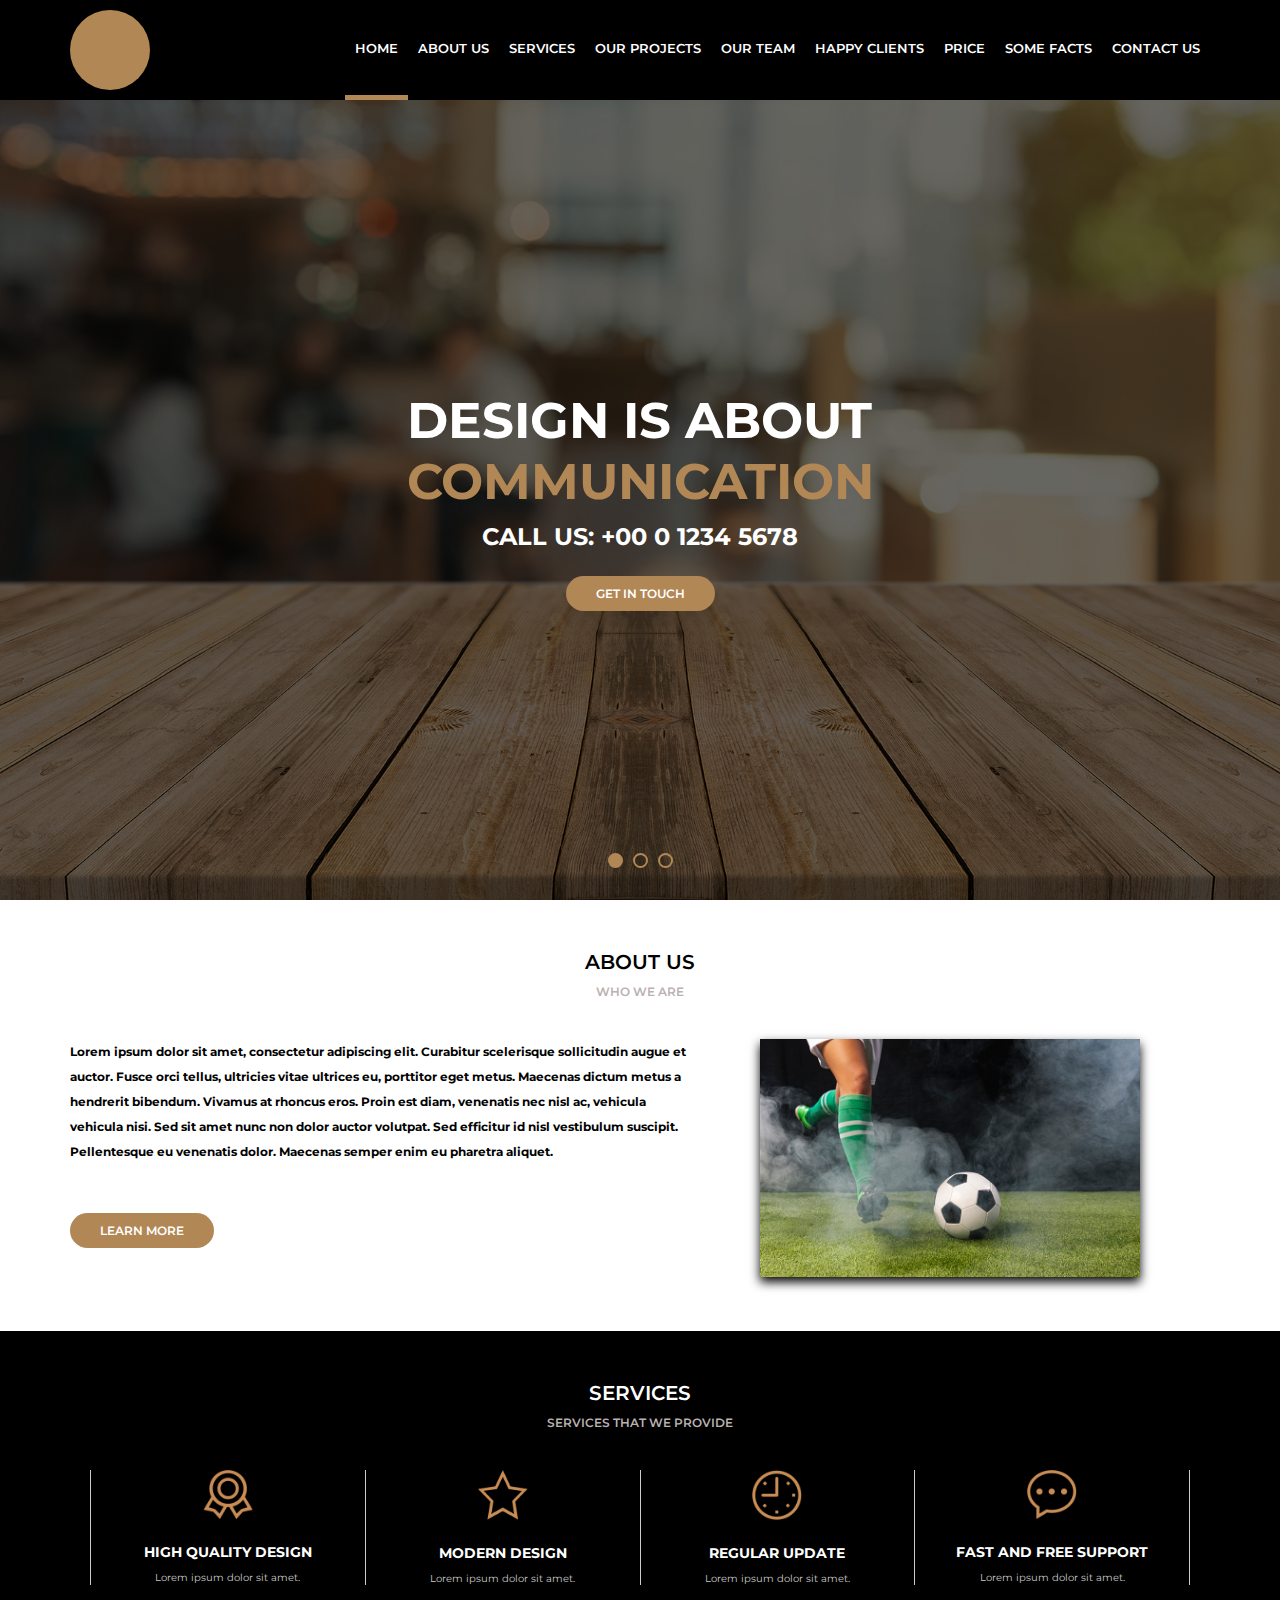
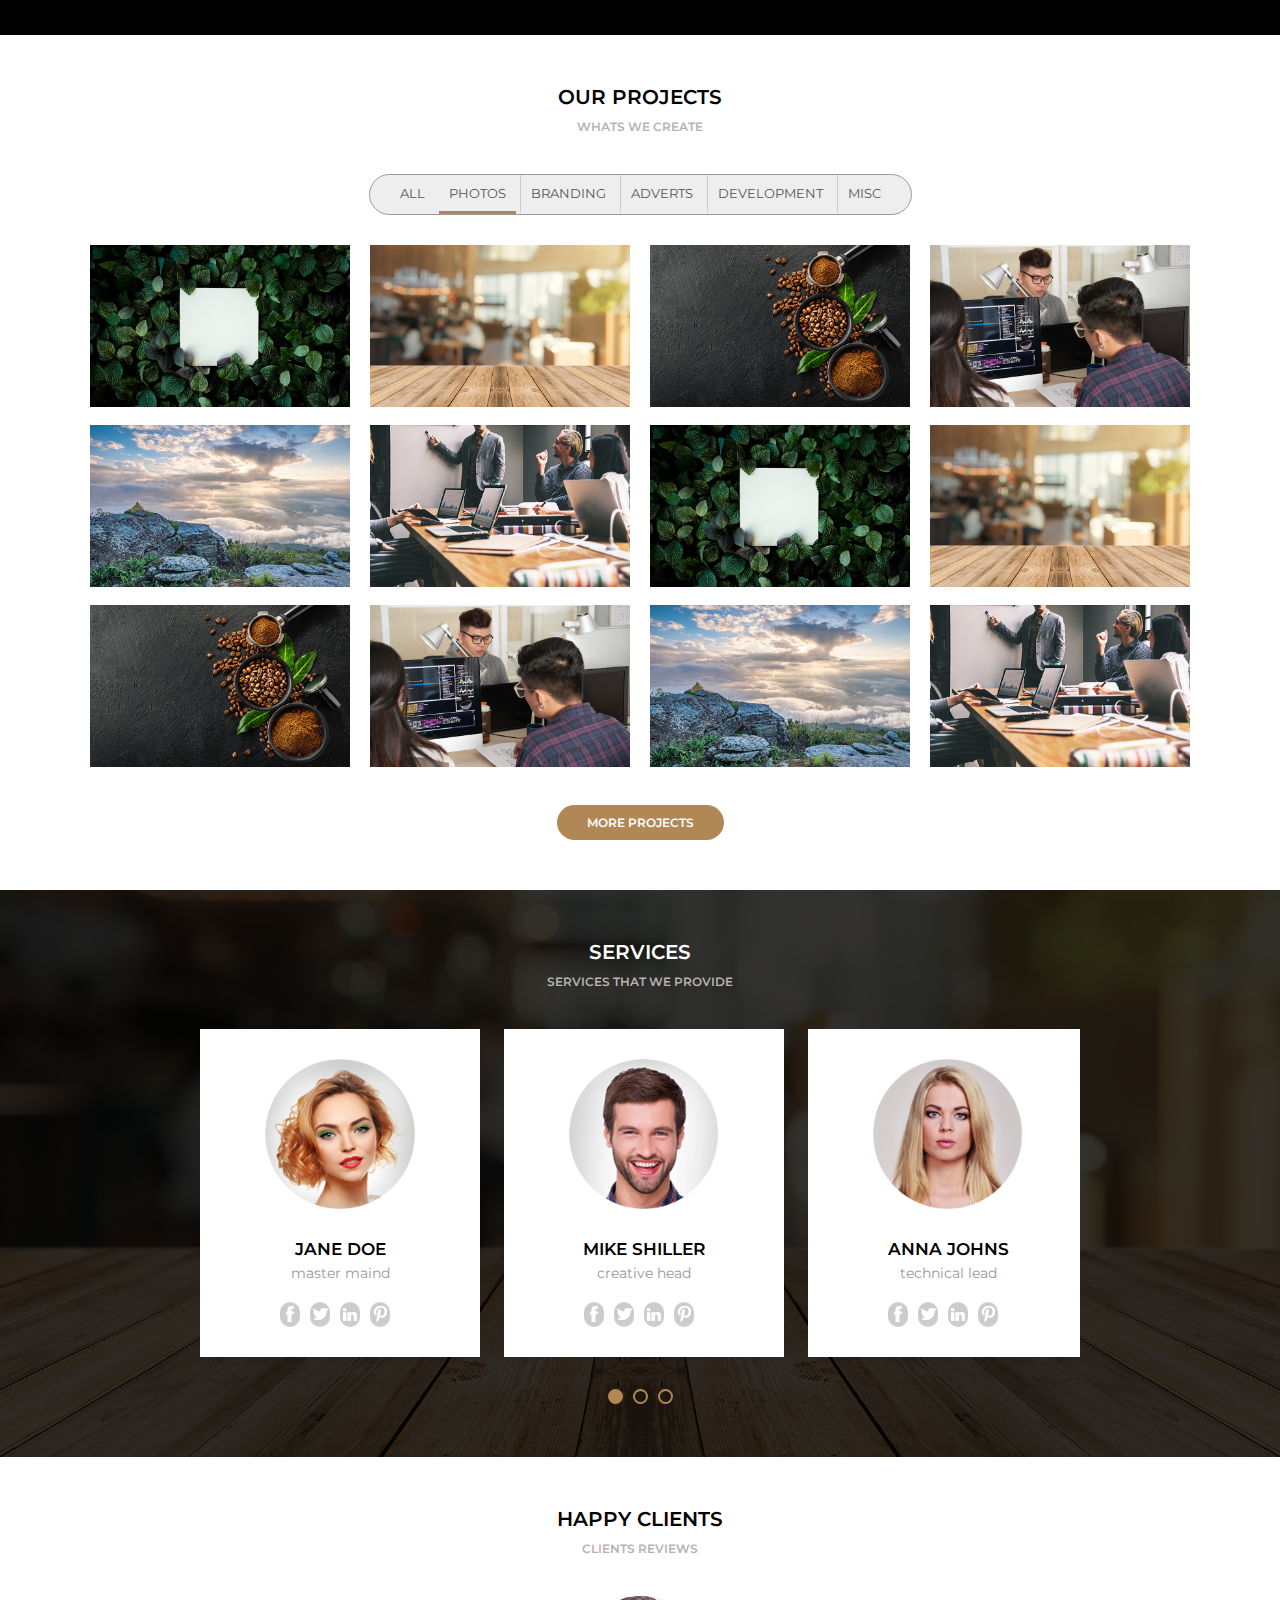
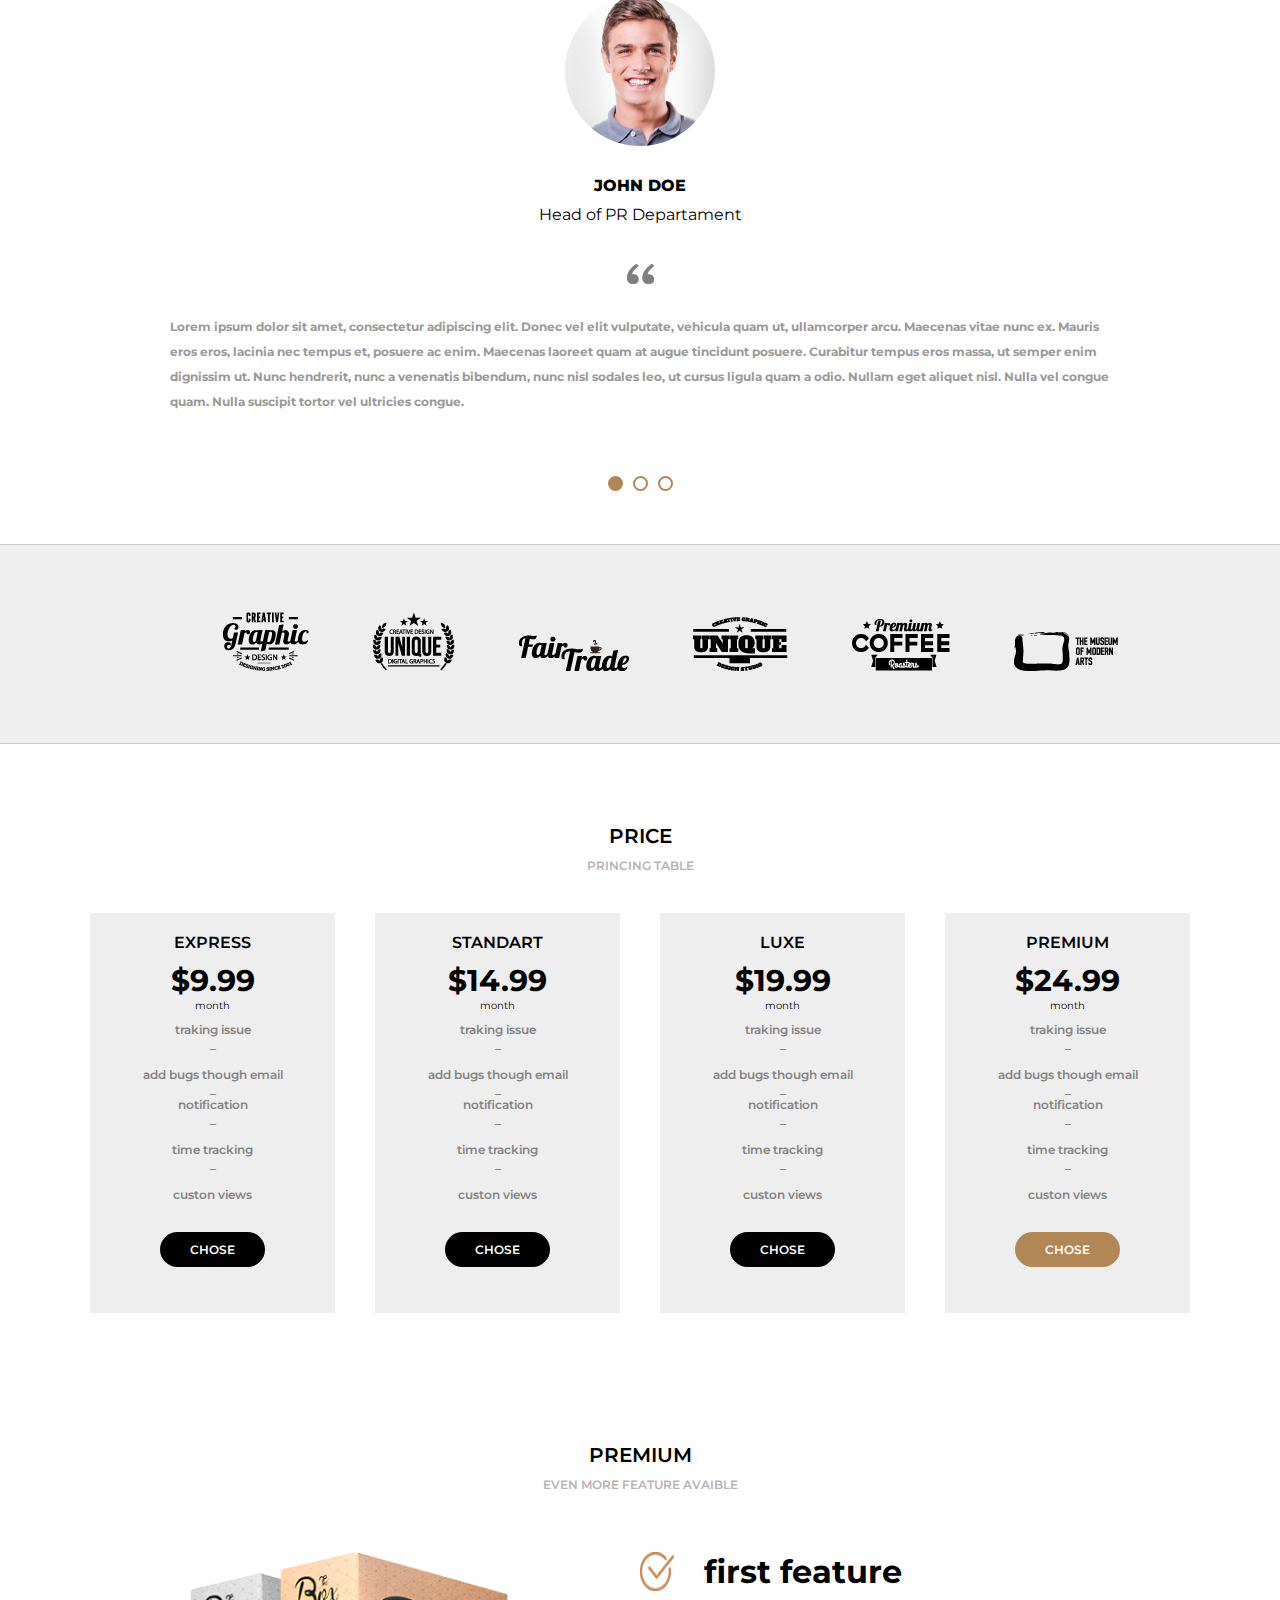
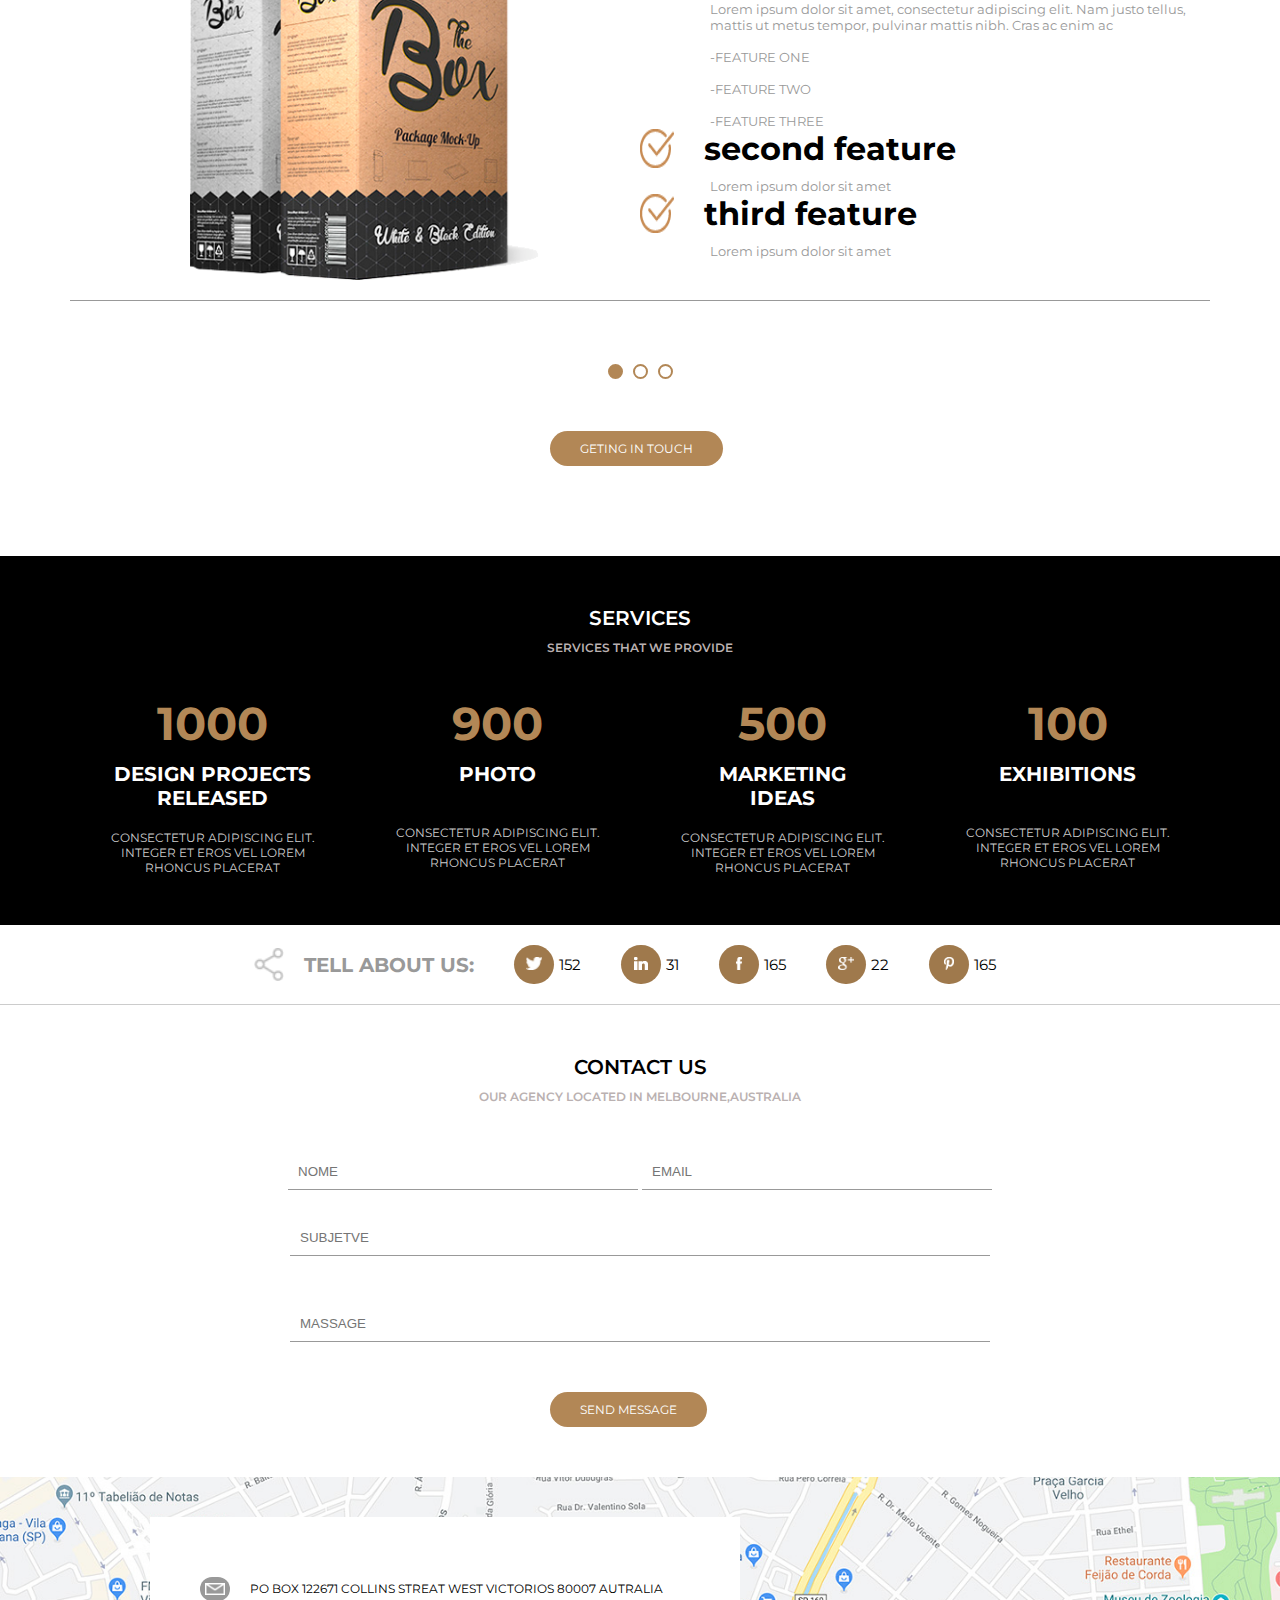
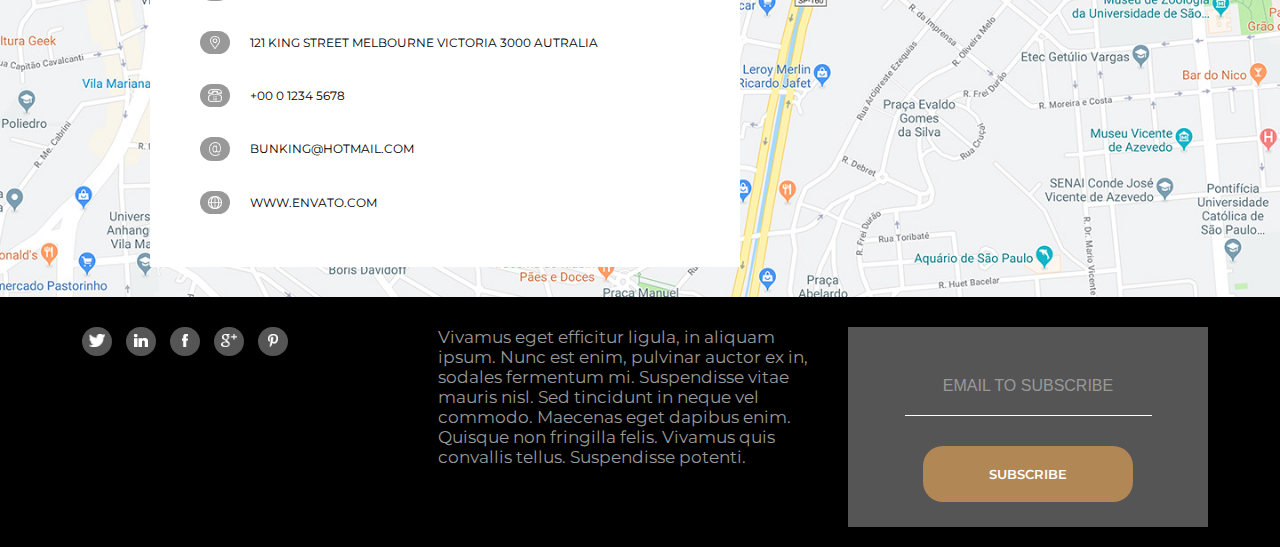
<file: awax/index.html>
<!DOCTYPE html>
<html lang="pt_BR">
<head>
    <meta charset="UTF-8">
    <meta name="viewport" content="width=device-width,minimum-scale=1,initial-scale=1">
    <link rel="stylesheet" href="assets/css/estilo.css">
    <title>awax</title>
</head>
<body>
        <header>
            <div class="header">
                <div class="logo">
                    <div class="logoimg"></div>
                </div>
                <div class="menu">
                    <img class="menu-opner" src="assets/icones/menu.png" alt="">
                        <nav>
                            <ul>
                                <li class="active"> <a href="">HOME</a> </li>
                                <li><a href="">ABOUT US</a></li>
                                <li><a href="">SERVICES</a></li>
                                <li><a href="">OUR PROJECTS</a></li>
                                <li><a href="">OUR TEAM</a></li>
                                <li><a href="">HAPPY CLIENTS</a></li>
                                <li><a href="">PRICE</a></li>
                                <li><a href="">SOME FACTS</a></li>
                                <li><a href="">CONTAct us</a></li>
                                
                            </ul>
                        </nav>
                </div>
            </div>
        </header>
        <main>
            <section class="banner">
                <div class="slider">
                    <div class="slide">
                        <div class="slide-area">
                            <h1>Design is about <br> <span>Communication</span>  </h1>
                            <h2>Call us: +00 0 1234 5678</h2>
                            <a href="">get in touch</a>
                        </div>
                    </div>
                    <div class="slide">
                        <div class="slide-area">
                            <h1>Design is about <br> <span>Communication</span>  </h1>
                            <h2>Call us: +00 0 1234 5678</h2>
                            <a href="">get in touch</a>
                        </div>
                    </div>
                    <div class="slide">
                        <div class="slide-area">
                            <h1>Design is about <br> <span>Communication</span>  </h1>
                            <h2>Call us: +00 0 1234 5678</h2>
                            <a href="">get in touch</a>
                        </div>
                    </div>
                </div>
                <div class="slider-point">
                    <div class="pointer active"></div>
                    <div class="pointer"></div>
                    <div class="pointer"></div>
                </div>
            </section>
            <section class="defaul light">  
                    <div class="section-title">about us </div>
                    <div class="section-disc">who we are</div>
                    <div class="section-body">
                       <div class="section-aboutus">
                            <div class="section-aboutus-left">
                               <p> Lorem ipsum dolor sit amet, consectetur adipiscing elit. Curabitur scelerisque sollicitudin augue et auctor. Fusce orci tellus, ultricies vitae ultrices eu, porttitor eget metus. Maecenas dictum metus a hendrerit bibendum. Vivamus at rhoncus eros. Proin est diam, venenatis nec nisl ac, vehicula vehicula nisi. Sed sit amet nunc non dolor auctor volutpat. Sed efficitur id nisl vestibulum suscipit. Pellentesque eu venenatis dolor. Maecenas semper enim eu pharetra aliquet.</p>
<br>
                                <a href="" class="button">learn more</a>
                            </div>
                            <div class="section-aboutus-righ">
                                <img src="complementos/foto9.jpg" alt="iamgem">
                            </div>
                       </div>
                    </div>
            </section>
            <section class="defaul Dark">  
                <div class="section-title">services </div>
                <div class="section-disc">services that we provide</div>
                <div class="section-body">
                    <div class="section-service">
                        <div class="section-services">
                            <img src="assets/icones/medalha.png" alt="">
                            <h4>high quality design</h4>
                            <p>Lorem ipsum dolor sit amet.</p>
                        </div>
                        <div class="section-services">
                             <img src="assets/icones/estrela.png" alt="">
                            <h4>modern design</h4>
                            <p>Lorem ipsum dolor sit amet.</p>
                        </div>
                        <div class="section-services">
                             <img src="assets/icones/relogio.png" alt="">
                            <h4>regular update</h4>
                            <p> Lorem ipsum dolor sit amet.</p>
                        </div>
                        <div class="section-services">
                             <img src="assets/icones/balao.png" alt="">
                            <h4>fast and free support</h4>
                            <p> Lorem ipsum dolor sit amet.</p>
                        </div>
                       
                    </div>
                </div>
        </section>
        <section class="defaul light">  
            <div class="section-title">our projects </div>
            <div class="section-disc">whats we create</div>
            <div class="section-body">
              <div class="section-projects">
                <div class="section-projects-filters">
                    <ul>
                        <li>all</li>
                        <span> <li> photos</li> </span>
                        <li>branding</li>
                        <li>adverts</li>
                        <li>development</li>
                        <li>misc</li>
                    </ul>
                </div>
                <div class="section-projects--photos">
                    <div class="section-projects--photo">
                        <div class="section-projects--photoarea">
                            <div class="section-projects--photoinfo">
                                <h5>About</h5>
                                <p>vehicula vehicula nisi.</p>
                            </div>
                            <img src="complementos/foto1.jpg" alt="">
                        </div>
                    </div>
                    <div class="section-projects--photo">
                        <div class="section-projects--photoarea">
                            <div class="section-projects--photoinfo">
                                <h5>About</h5>
                                <p>vehicula vehicula nisi.</p>
                            </div>
                            <img src="complementos/foto2.jpg" alt="">
                        </div>
                    </div>
                    <div class="section-projects--photo">
                        <div class="section-projects--photoarea">
                            <div class="section-projects--photoinfo">
                                <h5>About</h5>
                                <p>vehicula vehicula nisi.</p>
                            </div>
                            <img src="complementos/foto3.jpg" alt="">
                        </div>
                    </div>
                    <div class="section-projects--photo">
                        <div class="section-projects--photoarea">
                            <div class="section-projects--photoinfo">
                                <h5>About</h5>
                                <p>vehicula vehicula nisi.</p>
                            </div>
                            <img src="complementos/foto4.jpg" alt="">
                        </div>
                    </div>
                    <div class="section-projects--photo">
                        <div class="section-projects--photoarea">
                            <div class="section-projects--photoinfo">
                                <h5>About</h5>
                                <p>vehicula vehicula nisi.</p>
                            </div>
                            <img src="complementos/foto5.jpg" alt="">
                        </div>
                    </div>
                    <div class="section-projects--photo">
                        <div class="section-projects--photoarea">
                            <div class="section-projects--photoinfo">
                                <h5>About</h5>
                                <p>vehicula vehicula nisi.</p>
                            </div>
                            <img src="complementos/foto6.jpg" alt="">
                        </div>
                    </div>
                    <div class="section-projects--photo">
                        <div class="section-projects--photoarea">
                            <div class="section-projects--photoinfo">
                                <h5>About</h5>
                                <p>vehicula vehicula nisi.</p>
                            </div>
                            <img src="complementos/foto1.jpg" alt="">
                        </div>
                    </div>
                    <div class="section-projects--photo">
                        <div class="section-projects--photoarea">
                            <div class="section-projects--photoinfo">
                                <h5>About</h5>
                                <p>vehicula vehicula nisi.</p>
                            </div>
                            <img src="complementos/foto2.jpg" alt="">
                        </div>
                    </div>
                    <div class="section-projects--photo">
                        <div class="section-projects--photoarea">
                            <div class="section-projects--photoinfo">
                                <h5>About</h5>
                                <p>vehicula vehicula nisi.</p>
                            </div>
                            <img src="complementos/foto3.jpg" alt="">
                        </div>
                    </div>
                    <div class="section-projects--photo">
                        <div class="section-projects--photoarea">
                            <div class="section-projects--photoinfo">
                                <h5>About</h5>
                                <p>vehicula vehicula nisi.</p>
                            </div>
                            <img src="complementos/foto4.jpg" alt="">
                        </div>
                    </div>
                    <div class="section-projects--photo">
                        <div class="section-projects--photoarea">
                            <div class="section-projects--photoinfo">
                                <h5>About</h5>
                                <p>vehicula vehicula nisi.</p>
                            </div>
                            <img src="complementos/foto5.jpg" alt="">
                        </div>
                    </div>
                    <div class="section-projects--photo">
                        <div class="section-projects--photoarea">
                            <div class="section-projects--photoinfo">
                                <h5>About</h5>
                                <p>vehicula vehicula nisi.</p>
                            </div>
                            <img src="complementos/foto6.jpg" alt="">
                        </div>
                    </div>
                </div>
                <a href="" class="button">more projects</a>
              </div>
            </div>
    </section>
    <section class="defaul Dark bg-team"> 
        <div class="team-area"> 
        <div class="section-title">services </div>
        <div class="section-disc">services that we provide</div>
        <div class="section-body">
          <div class="section-team">
            <div class="slider">
                <div class="slide">
                    <div class="slide-area">
                        <img class="section-team-avatar" src="complementos/mulher1.png" alt="">
                        <div class="section-team-name">jane doe</div>
                        <div class="section-team-role">master maind</div>
                        <div class="section-team-social">
                            <a href=""><img src="assets/icones/facebook.png" alt=""></a>
                            <a href=""><img src="assets/icones/twitter.png" alt=""></a>
                            <a href=""><img src="assets/icones/linkedin.png" alt=""></a>
                            <a href=""><img src="assets/icones/pinterest.png" alt=""></a>
                        </div>
                    </div>
                </div>
                <div class="slide">
                    <div class="slide-area">
                        <img class="section-team-avatar" src="complementos/homem1.png" alt="">
                        <div class="section-team-name">mike shiller</div>
                        <div class="section-team-role">creative head</div>
                        <div class="section-team-social">
                            <a href=""><img src="assets/icones/facebook.png" alt=""></a>
                            <a href=""><img src="assets/icones/twitter.png" alt=""></a>
                            <a href=""><img src="assets/icones/linkedin.png" alt=""></a>
                            <a href=""><img src="assets/icones/pinterest.png" alt=""></a>
                        </div>
                    </div>
                </div>
                <div class="slide">
                    <div class="slide-area">
                        <img class="section-team-avatar" src="complementos/mulher2.png" alt="">
                        <div class="section-team-name">anna johns</div>
                        <div class="section-team-role">technical lead</div>
                        <div class="section-team-social">
                            <a href=""><img src="assets/icones/facebook.png" alt=""></a>
                            <a href=""><img src="assets/icones/twitter.png" alt=""></a>
                            <a href=""><img src="assets/icones/linkedin.png" alt=""></a>
                            <a href=""><img src="assets/icones/pinterest.png" alt=""></a>
                        </div>
                    </div>
                </div>
                <div class="slide">
                    <div class="slide-area">
                        <img class="section-team-avatar" src="complementos/homem1.png" alt="">
                        <div class="section-team-name">mike shiller</div>
                        <div class="section-team-role">creative head</div>
                        <div class="section-team-social">
                            <a href=""><img src="assets/icones/facebook.png" alt=""></a>
                            <a href=""><img src="assets/icones/twitter.png" alt=""></a>
                            <a href=""><img src="assets/icones/linkedin.png" alt=""></a>
                            <a href=""><img src="assets/icones/pinterest.png" alt=""></a>
                        </div>
                    </div>
                </div>
            </div>
          </div>
          <div class="slider-point">
            <div class="pointer active"></div>
            <div class="pointer"></div>
            <div class="pointer"></div>
        </div>
        </div>
    </div> 
</section>
<section class="defaul light">  
    <div class="clients-area">
    <div class="section-title">happy clients </div>
    <div class="section-disc">clients reviews</div>
    <div class="section-body">
        <div class="section-clients">

            <div class="slide-area">
                <img class="section-clients-avatar" src="complementos/homem2.png" alt="">
                <div class="section-clients-name">john doe </div>
                <div class="section-clients-role">Head of PR Departament</div>
            </div>
            <div class="section-clients-aspas">
                <img src="assets/icones/quote.png" alt="">
            </div>
            <div class="section-clients-text">
                <p>Lorem ipsum dolor sit amet, consectetur adipiscing elit. Donec vel elit vulputate, vehicula quam ut, ullamcorper arcu. Maecenas vitae nunc ex. Mauris eros eros, lacinia nec tempus et, posuere ac enim. Maecenas laoreet quam at augue tincidunt posuere. Curabitur tempus eros massa, ut semper enim dignissim ut. Nunc hendrerit, nunc a venenatis bibendum, nunc nisl sodales leo, ut cursus ligula quam a odio. Nullam eget aliquet nisl. Nulla vel congue quam. Nulla suscipit tortor vel ultricies congue.</p>
            </div>
        </div>
        <div class="slider-point">
            <div class="pointer active"></div>
            <div class="pointer"></div>
            <div class="pointer"></div>
        </div>
    </div>
    </div>
    </section>
            <section>
                <div class="section-logomarcas">
                    <div class="section-logo-marcas-img">
                        <img src="complementos/empresa1.png" alt="">
                        <img src="complementos/empresa2.png" alt="">
                        <img src="complementos/empresa3.png" alt="">
                        <img src="complementos/empresa4.png" alt="">
                        <img src="complementos/empresa5.png" alt="">
                        <img src="complementos/empresa6.png" alt="">
                    </div>
                </div>
            </section>
            <section class="defaul light">  
                <div class="clients-area">
                <div class="section-title">price </div>
                <div class="section-disc">princing table</div>
                <div class="section-body">
                    <div class="section-price">

                        <div class="price-area">
                            <div class="price-area-name">express</div>
                            <h1>$9.99</h1>
                             <p>month</p>
                            <div class="price-area-infos">
                                traking issue <br>
                                <span>_</span> <br>
                                add bugs though email <br>
                                <span>_</span>
                                notification <br>
                                <span>_</span> <br>
                                time tracking <br>
                                <span>_</span> <br>
                                custon views <br>
                                
                                <a class="button-chose" href="">chose</a>
                            </div>
                           
                        </div>
                        
                        <div class="price-area">
                            <div class="price-area-name">standart</div>
                            <h1>$14.99</h1>
                             <p>month</p>
                             <div class="price-area-infos">
                                traking issue <br>
                                <span>_</span> <br>
                                add bugs though email <br>
                                <span>_</span>
                                notification <br>
                                <span>_</span> <br>
                                time tracking <br>
                                <span>_</span> <br>
                                custon views <br>

                                <a class="button-chose" href="">chose</a>
                            </div>
                            
                        </div>
                        <div class="price-area">
                            <div class="price-area-name">luxe</div>
                            <h1>$19.99</h1>
                             <p>month</p>

                             <div class="price-area-infos">
                                traking issue <br>
                                <span>_</span> <br>
                                add bugs though email <br>
                                <span>_</span>
                                notification <br>
                                <span>_</span> <br>
                                time tracking <br>
                                <span>_</span> <br>
                                custon views <br>
                                
                                <a class="button-chose" href="">chose</a>
                            </div>
                        </div>
                        <div class="price-area">
                            <div class="price-area-name">premium</div>
                            <h1>$24.99</h1>
                             <p>month</p>

                             <div class="price-area-infos">
                                traking issue <br>
                                <span>_</span> <br>
                                add bugs though email <br>
                                <span>_</span>
                                notification <br>
                                <span>_</span> <br>
                                time tracking <br>
                                <span>_</span> <br>
                                custon views <br>
                                
                                <a class="button-chose style" href="">chose</a>
                            </div>
                        </div>
                    </div>
                </div>
                </div>
                </section>
                <section class="defaul light">  
                    <div class="premium-area">
                    <div class="clients-area">
                    <div class="section-title">premium </div>
                    <div class="section-disc">even more feature avaible</div>
                    <div class="section-body">
                        <div class="section-premium">

                            <img class="section-premium-img" src="complementos/livros.png" alt="">

                            <div class="section-premium-infos">
                                <h1><img src="assets/icones/check.png" alt=""> first feature</h1>
                                    <p>Lorem ipsum dolor sit amet, consectetur adipiscing elit. Nam justo tellus, mattis ut metus tempor, pulvinar mattis nibh. Cras ac enim ac

                                    <br><br>
                                    -FEATURE ONE <br> <br>
                                    -FEATURE TWO <br> <br>
                                    -FEATURE THREE
                                    </p>
                                <h1><img src="assets/icones/check.png" alt=""> second feature</h1>
                                <p>Lorem ipsum dolor sit amet </p>
                                <h1><img src="assets/icones/check.png" alt=""> third feature</h1>
                                <p>Lorem ipsum dolor sit amet</p>
                            </div>
                            
                        </div>
                        
                        <div class="slider-point">
                            <div class="pointer active"></div>
                            <div class="pointer"></div>
                            <div class="pointer"></div>
                        </div>

                        <a class="button-chose premium" href="">geting in touch</a>
                    </div>
                    </div>
                </div>
                </section>
                <section class="defaul Dark">  
                    <div class="section-title">services </div>
                    <div class="section-disc">services that we provide</div>
                    <div class="section-body">
                       
                        <div class=" section-facts">
                            <div class="section-facts-infos">
                                <h1>1000</h1>
                                <h2>design projects released</h2>
                                <p> consectetur adipiscing elit. Integer et eros vel lorem rhoncus placerat</p>
                            </div>
                            <div class="section-facts-infos">
                                <h1>900</h1>
                                <h2>photo</h2> <br>
                                <p> consectetur adipiscing elit. Integer et eros vel lorem rhoncus placerat</p>
                            </div>
                            <div class="section-facts-infos">
                                <h1>500</h1>
                                <h2>marketing <br> ideas</h2>
                                <p> consectetur adipiscing elit. Integer et eros vel lorem rhoncus placerat</p>
                            </div>
                            <div class="section-facts-infos">
                                <h1>100</h1>
                                <h2>exhibitions</h2> <br>
                                <p> consectetur adipiscing elit. Integer et eros vel lorem rhoncus placerat</p>
                            </div>
                           
                        </div>

                    </div>
            </section>
            <section>
                <div class="section-redesociais">
                    <div class="section-redes-list">
                        <div class="section-redes-aboutus">
                            <img src="assets/icones/share.png" alt="">
                            <h2>tell about us:</h2> 
                        </div>
                        
                    <div class="section-redes-links">
                        <a href=""> <img src="assets/icones/twitter.png" alt=""> </a>
                        <p>152</p>
                        <a href=""> <img src="assets/icones/linkedin.png" alt=""> </a>
                        <p>31</p>
                        <a href=""> <img src="assets/icones/facebook.png" alt=""> </a>
                        <p>165</p>
                        <a href=""> <img src="assets/icones/googleplus.png" alt=""> </a>
                        <p>22</p>
                        <a href=""> <img src="assets/icones/pinterest.png" alt=""> </a>
                        <p>165</p>
                    </div>
                    </div>
                </div>
            </section>
            <section class="defaul light">  
                <div class="clients-area">
                <div class="section-title">contact us  </div>
                <div class="section-disc">our agency located in melbourne,australia</div>
                <div class="section-body">
                    <div class="section-formulario">
                        <div class="section-formulario-firt">
                            <input type="text" placeholder="nome">
                            <input type="email" placeholder="email">
                        </div>
                        <div class="section-formulario-second">
                            <input class="section-formulario-subjetive-item" type="text" placeholder="subjetve">
                            <input type="text" placeholder="massage">
                        </div>
                    </div>
                    <a class="button-chose premium" href="">send message</a>
                </div>
                </div>
                </section>
                <section class="section-mapa">
                        <div class="section-area-mapa">
                            <div class="section-mapa-infos">
                                <div class="section-infos-dados">
                                    <div class="section-infos-img">
                                        <img src="assets/icones/carta.png" alt="">
                                    </div>   
                                    <p>po box 122671 collins streat west victorios 80007 autralia</p>
                                </div>
                                <div class="section-infos-dados">
                                    <div class="section-infos-img">
                                        <img src="assets/icones/localizacao.png" alt="">
                                    </div>    
                                    <p>121 king street melbourne victoria 3000 autralia </p>
                                </div>
                                <div class="section-infos-dados">
                                    <div class="section-infos-img">
                                        <img src="assets/icones/telefone.png" alt="">
                                    </div>    
                                    <p>+00 0 1234 5678</p>
                                </div>
                                <div class="section-infos-dados">
                                    <div class="section-infos-img">
                                        <img src="assets/icones/arroba.png" alt="">
                                    </div>    
                                    <p>bunking@hotmail.com</p>
                                </div>
                                <div class="section-infos-dados">
                                    <div class="section-infos-img">
                                        <img src="assets/icones/web.png" alt="">
                                    </div>    
                                    <p>www.envato.com</p>
                                </div>
                            </div>
                        </div>
                    
                </section>
        </main>
        <footer>
            <div class="footer-area">
            <div class="footer-redes">
                <a href=""> <img src="assets/icones/twitter.png" alt=""></a>
                <a href=""> <img src="assets/icones/linkedin.png" alt=""></a>
                <a href=""> <img src="assets/icones/facebook.png" alt=""></a>
                <a href=""> <img src="assets/icones/googleplus.png" alt=""></a>
                <a href=""> <img src="assets/icones/pinterest.png" alt=""></a>
                
            </div>
            <div class="footer-infos">
                <p> Vivamus eget efficitur ligula, in aliquam ipsum. Nunc est enim, pulvinar auctor ex in, sodales fermentum mi. Suspendisse vitae mauris nisl. Sed tincidunt in neque vel commodo. Maecenas eget dapibus enim. Quisque non fringilla felis. Vivamus quis convallis tellus. Suspendisse potenti.</p>
            </div>
            <div class="footer-subscribe">
                <div class="footer-subscribe-infos">
                    <input type="text" placeholder="email to subscribe">
                    <a class="button footer" href="">subscribe</a>
                </div>
            </div>
        </div>
        </footer>

</body>
</html>
</file>
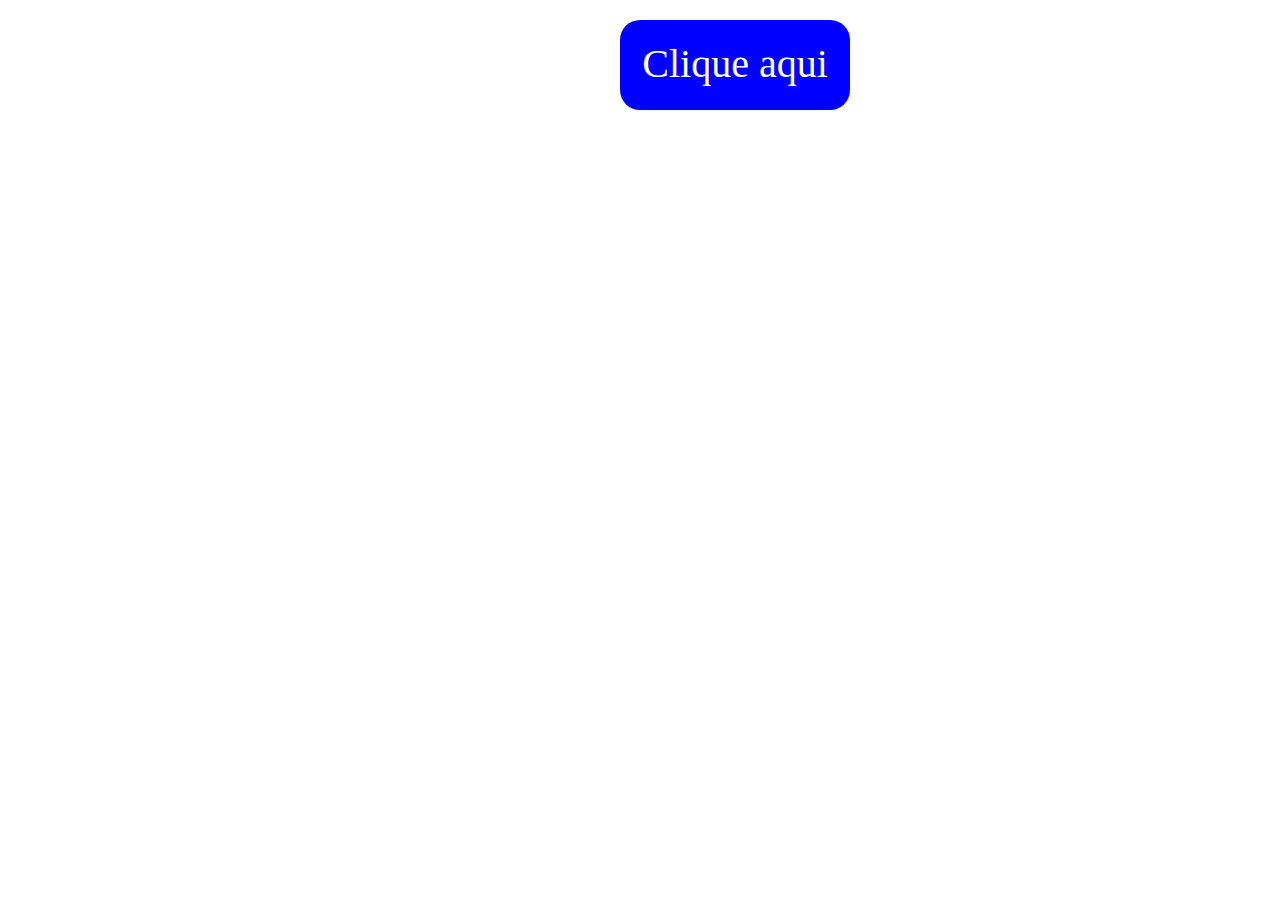
<file: botão/index.html>
<!DOCTYPE html>
<html lang="pt-BR">
<head>
    <meta charset="UTF-8">
    <meta name="viewport" content="width=device-width, initial-scale=1.0">
    <link rel="stylesheet" href="estilo.css">
    <title>botão</title>
</head>
<body>
    <a href="" class="botão">Clique aqui</a>
</body>
</html>
</file>
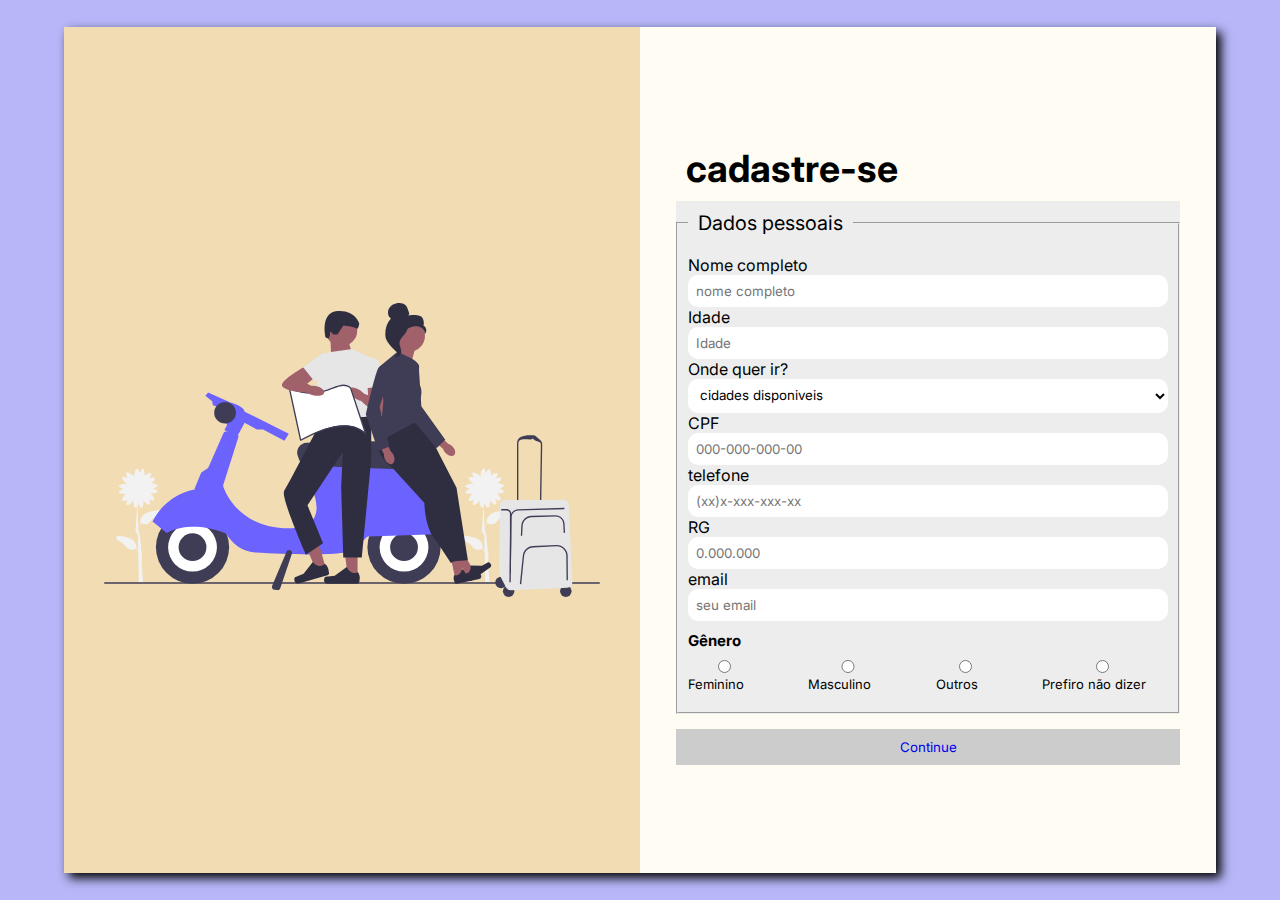
<file: cadastroindex/index.html>
<!DOCTYPE html>
<html lang="pt-BR">
<head>
    <meta charset="UTF-8">
    <meta http-equiv="X-UA-Compatible" content="IE=edge">
    <meta name="viewport" content="width=device-width, initial-scale=1.0">
    <link rel="stylesheet" href="designe.css">
    <title>cadastro</title>
</head>
<body>
    <div class="conteiner">
        <div class="form-img">
            <img src="undraw_traveling_re_s0cf.svg" alt="">
        </div>
        <div class="form">
            <form action="" method="post">
                <div class="form-name"> <h2>cadastre-se</h2></div>
            <div class="dados">
                <fieldset class="form-conteiner-1">
                    <legend>Dados pessoais</legend>

                    <label> Nome completo  <br>
                        <input type="text" name="" placeholder="nome completo" required minlength="5" maxlength="25">
                    </label> <br>
                    <label> Idade <br>
                        <input type="number" name="" placeholder="Idade" required maxlength="3">
                    </label> <br>
                    <label> Onde quer ir?<br>
                        <select name="ordenacao" id="" aria-placeholder="cidades disponiveis">
                            <option value="bastseller">cidades disponiveis</option>
                            <option value="last" >Roma</option>
                            <option value="last" >Rio de janeiro</option>
                            <option value="last" >Singapura</option>
                            <option value="last" >tokyo</option>
                            <option value="last" >nova york</option>
                        </select>
                    </label> <br>
                    <label> CPF <br>
                        <input type="number" name="" placeholder="000-000-000-00" required maxlength="11" minlength="11">
                    </label>

                    <label> telefone <br>
                        <input type="tel" name="" placeholder="(xx)x-xxx-xxx-xx" required minlength="11" maxlength="11">
                    </label> <br>
                    <label> RG <br>
                        <input type="number" name="" placeholder="0.000.000" required maxlength="7">
                    </label> <br>
                    <label> email <br>
                        <input type="email" name="" placeholder="seu email" required minlength="10">
                    </label>
                    <div class="genero-input">
                        <div class="genero title">
                            <h6>Gênero</h6>
                        </div>
                    <div class="gener-grup">
                            <div class="gener-input"> 
                                <input type="radio" id="female" name="gender">
                                <label for="female"> Feminino</label> 
                            </div>
                            <div class="gener-input"> 
                                <input type="radio" id="male" name="gender">
                                <label for="male"> Masculino</label> 
                            </div>
                            <div class="gener-input"> 
                                <input type="radio" id="others" name="gender">
                                <label for="others"> Outros</label> 
                            </div>
                            <div class="gener-input"> 
                                <input type="radio" id="none" name="gender">
                                <label for="none"> Prefiro não dizer</label> 
                            </div>
                    </div>
                </fieldset>
            </div>

                <div class="continue-botom">
                    <button> <a href="#"> Continue</a></button>
                </div>
            </form>
        </div>
        
        </div>
    </div>
</body>
</html>
</file>
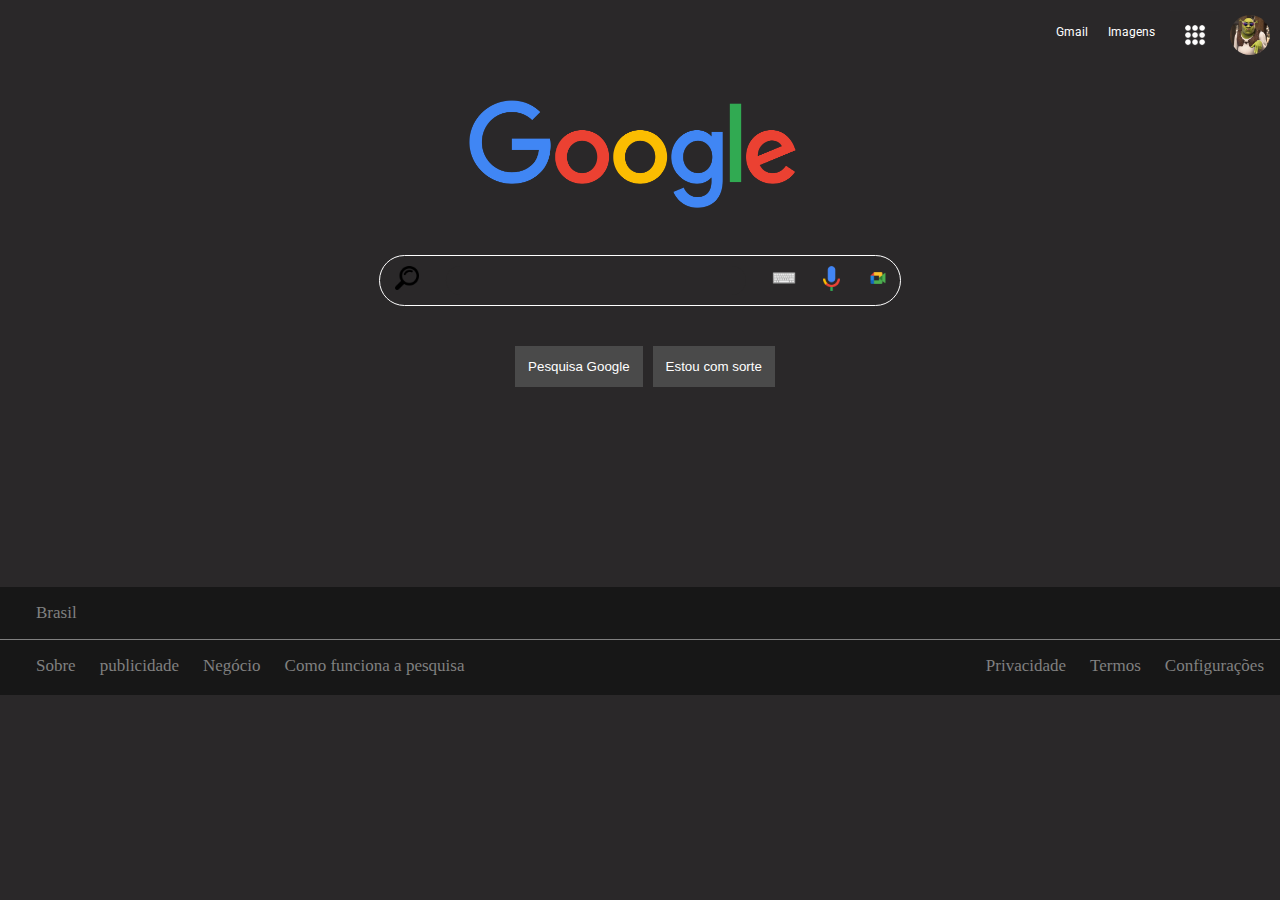
<file: googleclone/index.html>
<!DOCTYPE html>
<html lang="pt-BR">
<head>
    <meta charset="UTF-8">
    <meta http-equiv="X-UA-Compatible" content="IE=edge">
    <meta name="viewport" content="width=device-width, initial-scale=1.0">
    <link rel="stylesheet" href="google.css">
    <title>google</title>
</head>
<body>
    <header class="cabecalho">
        <nav class="home-page">
            <a href="#">Gmail</a>
            <a href="#">Imagens</a>
            <button><img class="img-loguinho" src="images.png" width="40px" alt=""></button>
            <img class="img-perfil" src="skerek.jpg" width="40px" alt="">
        </nav>
    </header>
    <main class="main-position">
        <section class="main-section">
            <div class="logo-main" >
                <img class="logo-google" src="Googlelogo.png" width="329px" alt="">
            </div>
            <div class="main-pesquisa">
                <a href=""><img src="lupa.png" id="txtbusca" width="24px" alt=""></a>
                <input type="text" id="" placeholder="">
                <a href=""> <img src="teclado.png" id="" width="24px" alt=""></a>
                <a href=""><img src="microfone.png" id="microfone" width="17px" alt=""></a>
                <a href=""><img src="camera.png" id="camera" width="24px" alt=""></a> 
            </div>
            <div class="main-button">
                <button class="button-custon" > <a href="">Pesquisa Google</a> </button>
                <button class="button-custon"> <a href="">Estou com sorte</a> </button>
            </div>
        </section>
    </main>
    <footer class="footer-main">
        <div class="footer-brasil"> <p>Brasil</p></div>
        <div class="footer-area-secudaria">
            <div class="footer-infos">
                <a href="#">Sobre</a>
                <a href="#">publicidade</a>
                <a href="#">Negócio</a>
                <a href="#">Como funciona a pesquisa</a>
            </div>
            <div class="footer-infos">
                <a href="#">Privacidade</a>
                <a href="#">Termos</a>
                <a href="#">Configurações</a>
            </div>
        </div>
    </footer>
</body>
</html>
</file>
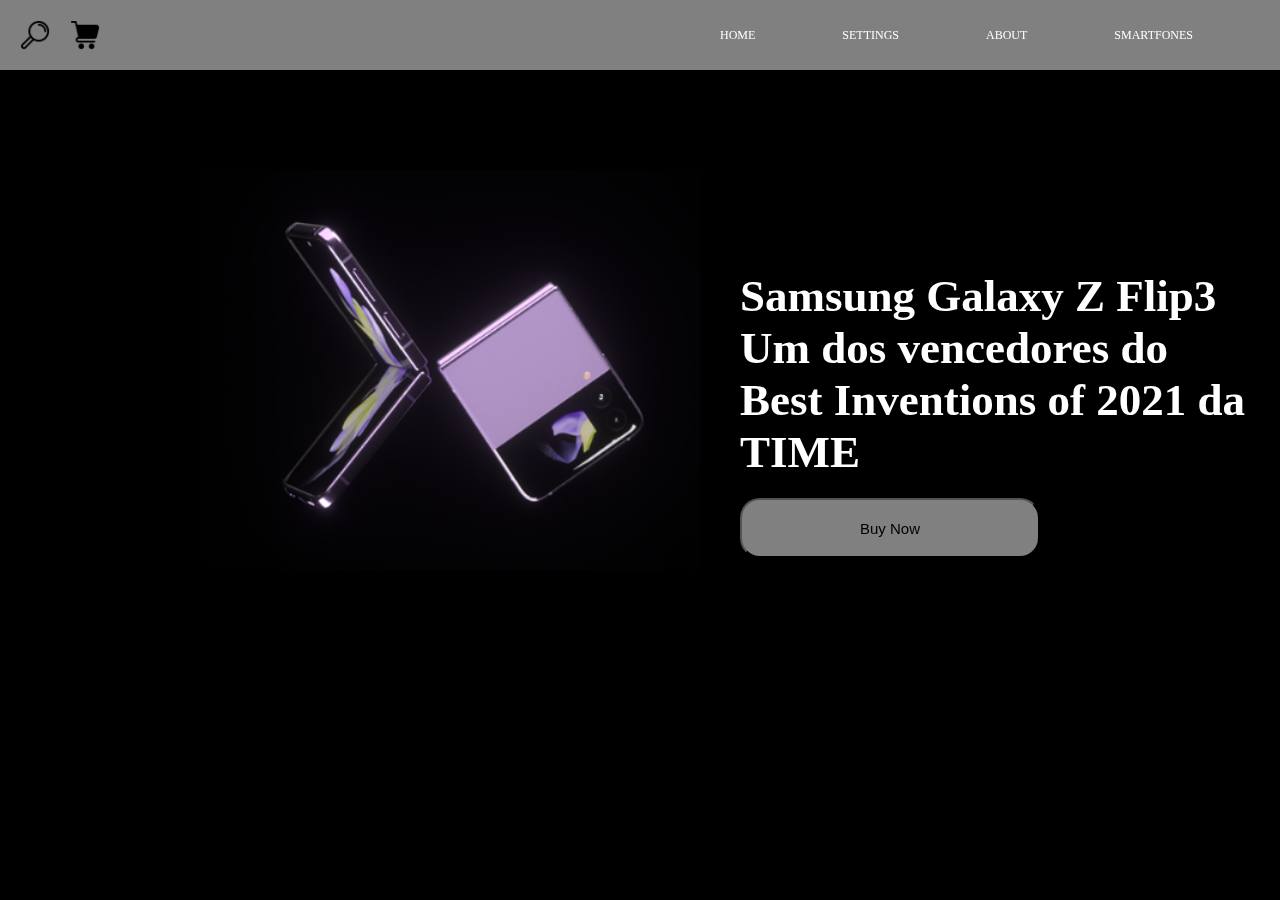
<file: ladingpage/index.html>
<!DOCTYPE html>
<html lang="pt-BR">
<head>
    <meta charset="UTF-8">
    <meta http-equiv="X-UA-Compatible" content="IE=edge">
    <meta name="viewport" content="width=device-width, initial-scale=1.0">
    <link rel="stylesheet" href="estilolading.css">
    <title>ladingpage</title>
</head>
<body>
    <header class="cabecalho">
        <div class="logo-compra">
            <img src="lupa.png" alt="">
            <img src="carrinho-carrinho.png" alt="">
        </div>
        <nav class="homepage">
            <a href="#">home </a>
            <a href="#">settings</a>
            <a href="#">about</a>
            <a href="#">smartfones</a>
            <div class="animation start-home"></div>
        </nav>
    </header>
    <main>
        <section class="main-page">
            <div class="image-main">
                <img src="zfliptrue.jpg" alt="imagem">
            </div>
            <div class="text-main">
                <h2>Samsung Galaxy Z Flip3 <br>
                    Um dos vencedores do <br>
                    Best Inventions of 2021 da TIME</h2>


                <div class="texte-main-button">
                    <button> Buy Now </button>
                </div>    
            </div>
        </section>
    </main>

</body>
</html>
</file>
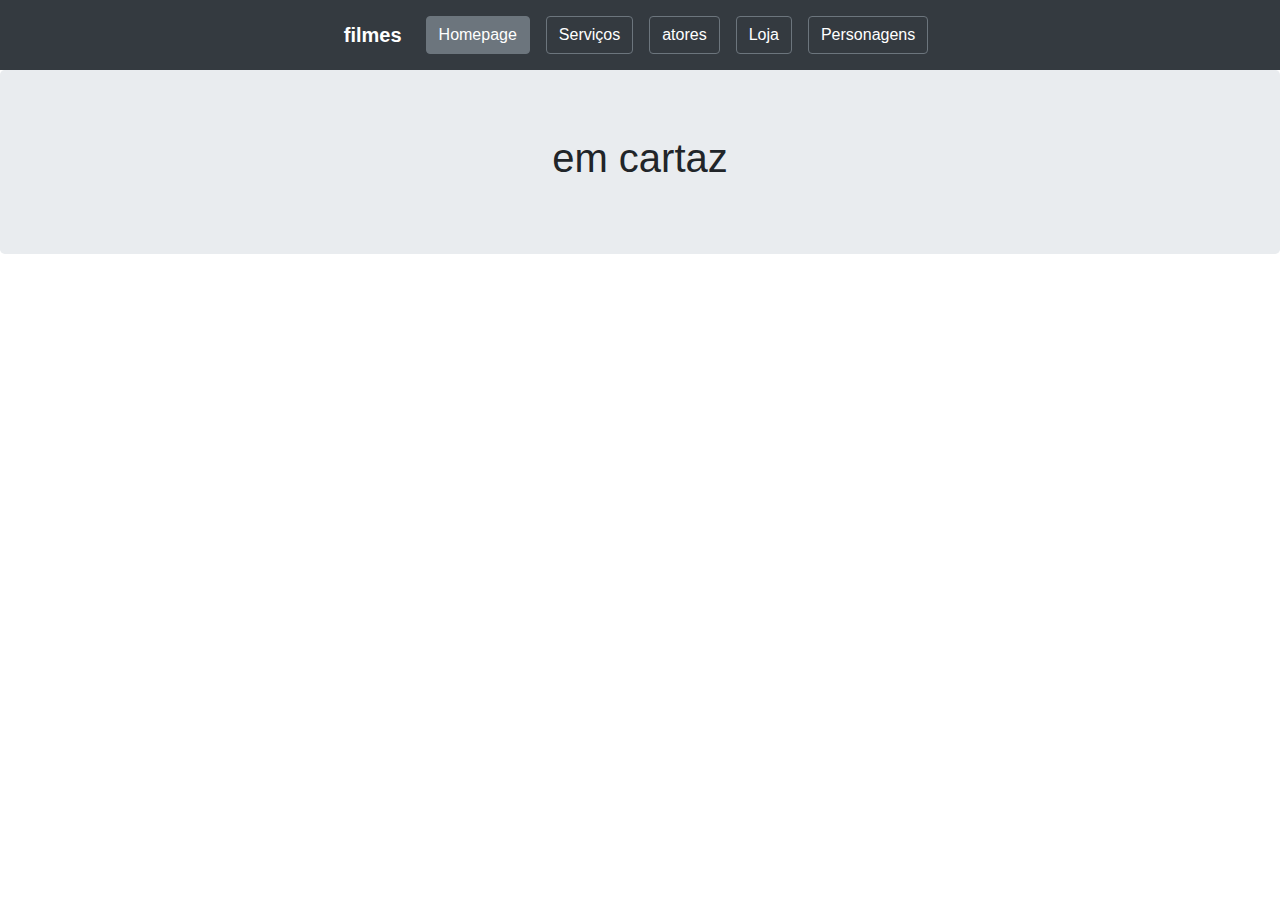
<file: one_page_bootstrap/index.html>
<!DOCTYPE html>
<html lang="pt-br">
<head>
    <meta charset="UTF-8">
    <meta http-equiv="X-UA-Compatible" content="IE=edge">
    <meta name="viewport" content="width=device-width, initial-scale=1.0">
    <link rel="stylesheet" href="./css/bootstrap.min.css">
   <link rel="stylesheet" href="./css/style.css">
    <link rel="stylesheet" href="./css/telacss.css">
    <title>stranger_page</title>
    <script src="./js/jquery-3.6.3.min.js"></script>
<script src="./js/bootstrap.bundle.min.js"></script>
</head>
<body>
    


<header>
<div class="navbar navbar-dark bg-dark">
    <div class="container d-flex justify-content-center">

        <a href="" class="navbar-brand">
            <strong>filmes</strong>
        </a>

        <nav class="nav">
            <a class="nav-item btn btn-outline-secondary m-2 text-white active  " href="#">Homepage</a>
            <a class="nav-item btn btn-outline-secondary m-2 text-white "href="#"> Serviços</a>
            <a class="nav-item btn btn-outline-secondary m-2 text-white" href="#"> atores</a>
            <a class="nav-item btn btn-outline-secondary m-2 text-white" href="#"> Loja</a>
            <a class="nav-item btn btn-outline-secondary m-2 text-white" href="#"> Personagens</a>
        </nav>
   </div>
</div> 
</header>
<main>
    <section class="jumbotron text-center">
        <div class="container">
            <h1 class="jumbotron-heading">em cartaz</h1>
        </div>
    </section>
   
    <section>
        <div class="container ">
            <div class=" row bg-white filmes">
                <div class="col-md-12"></div>
               
        </div>
    </section>
</div> 
</main>
    



<script src="./js/script.js"></script>
</body>
</html>
</file>
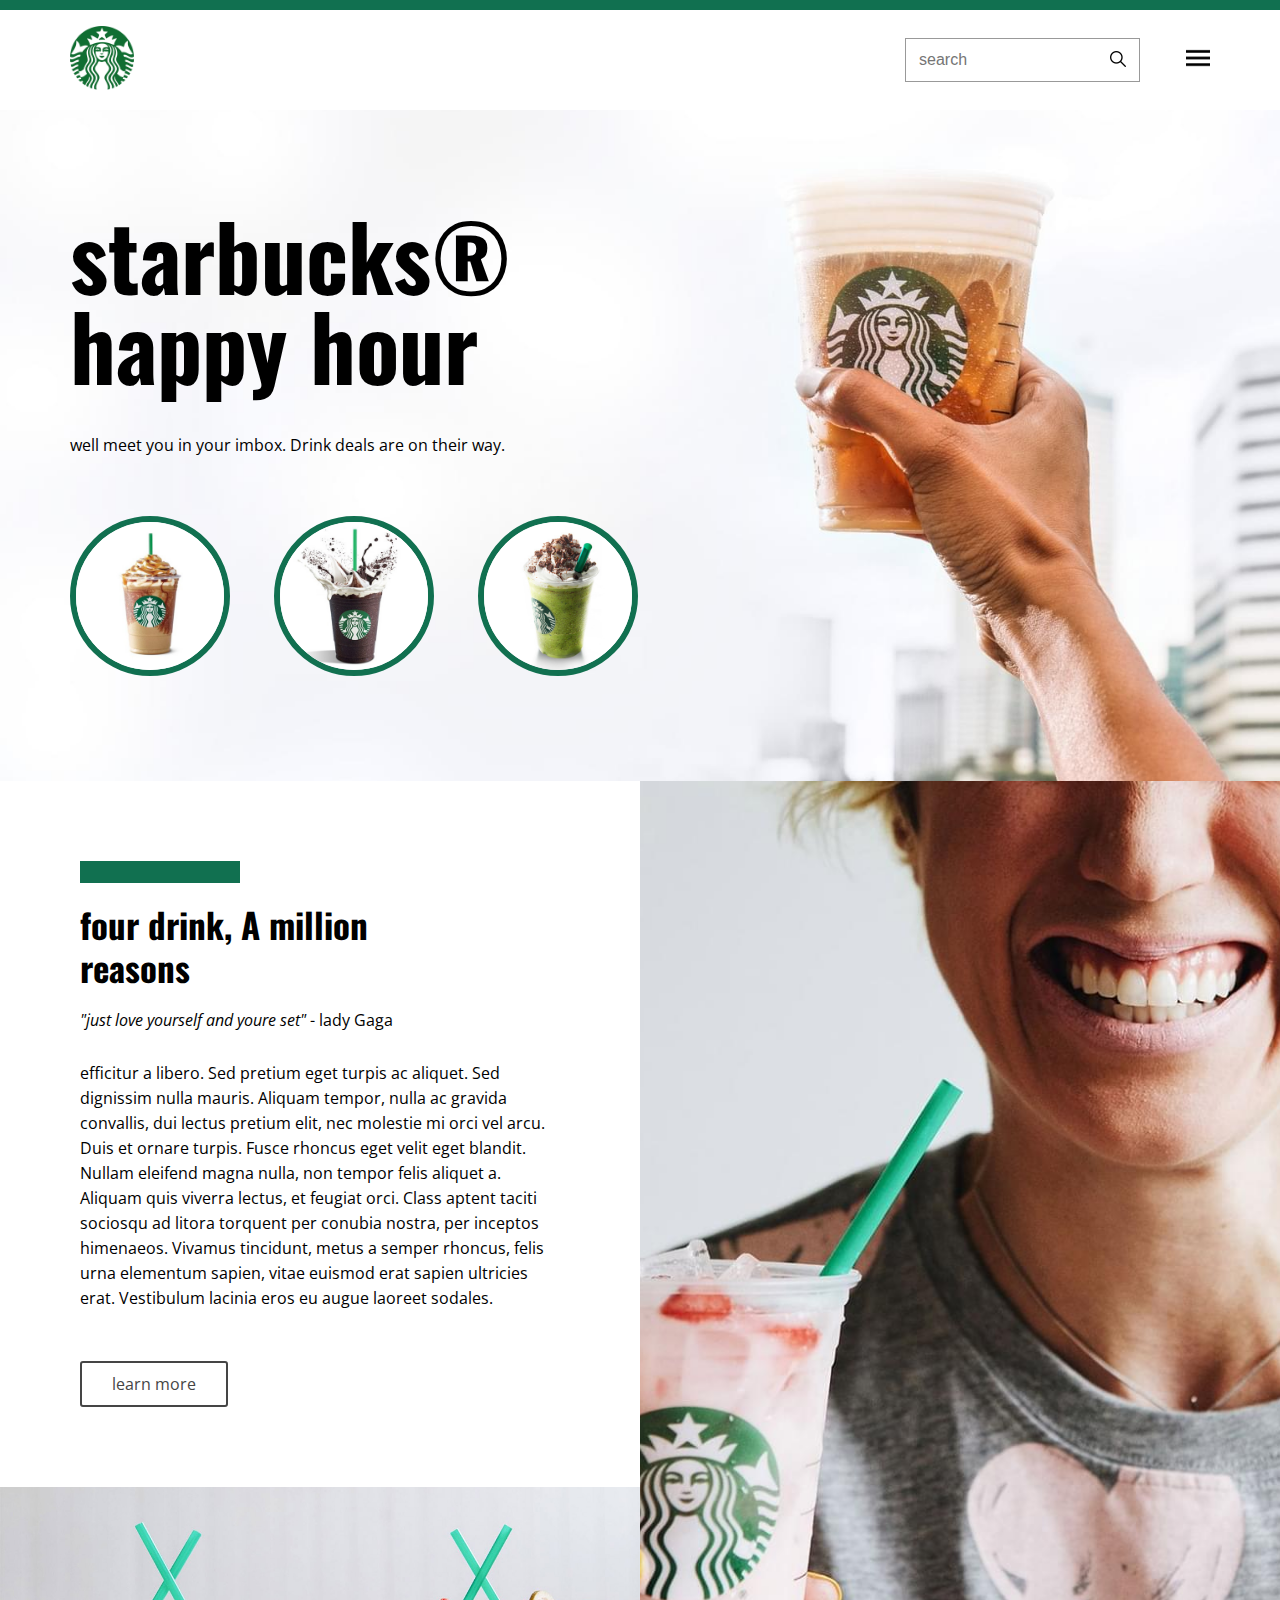
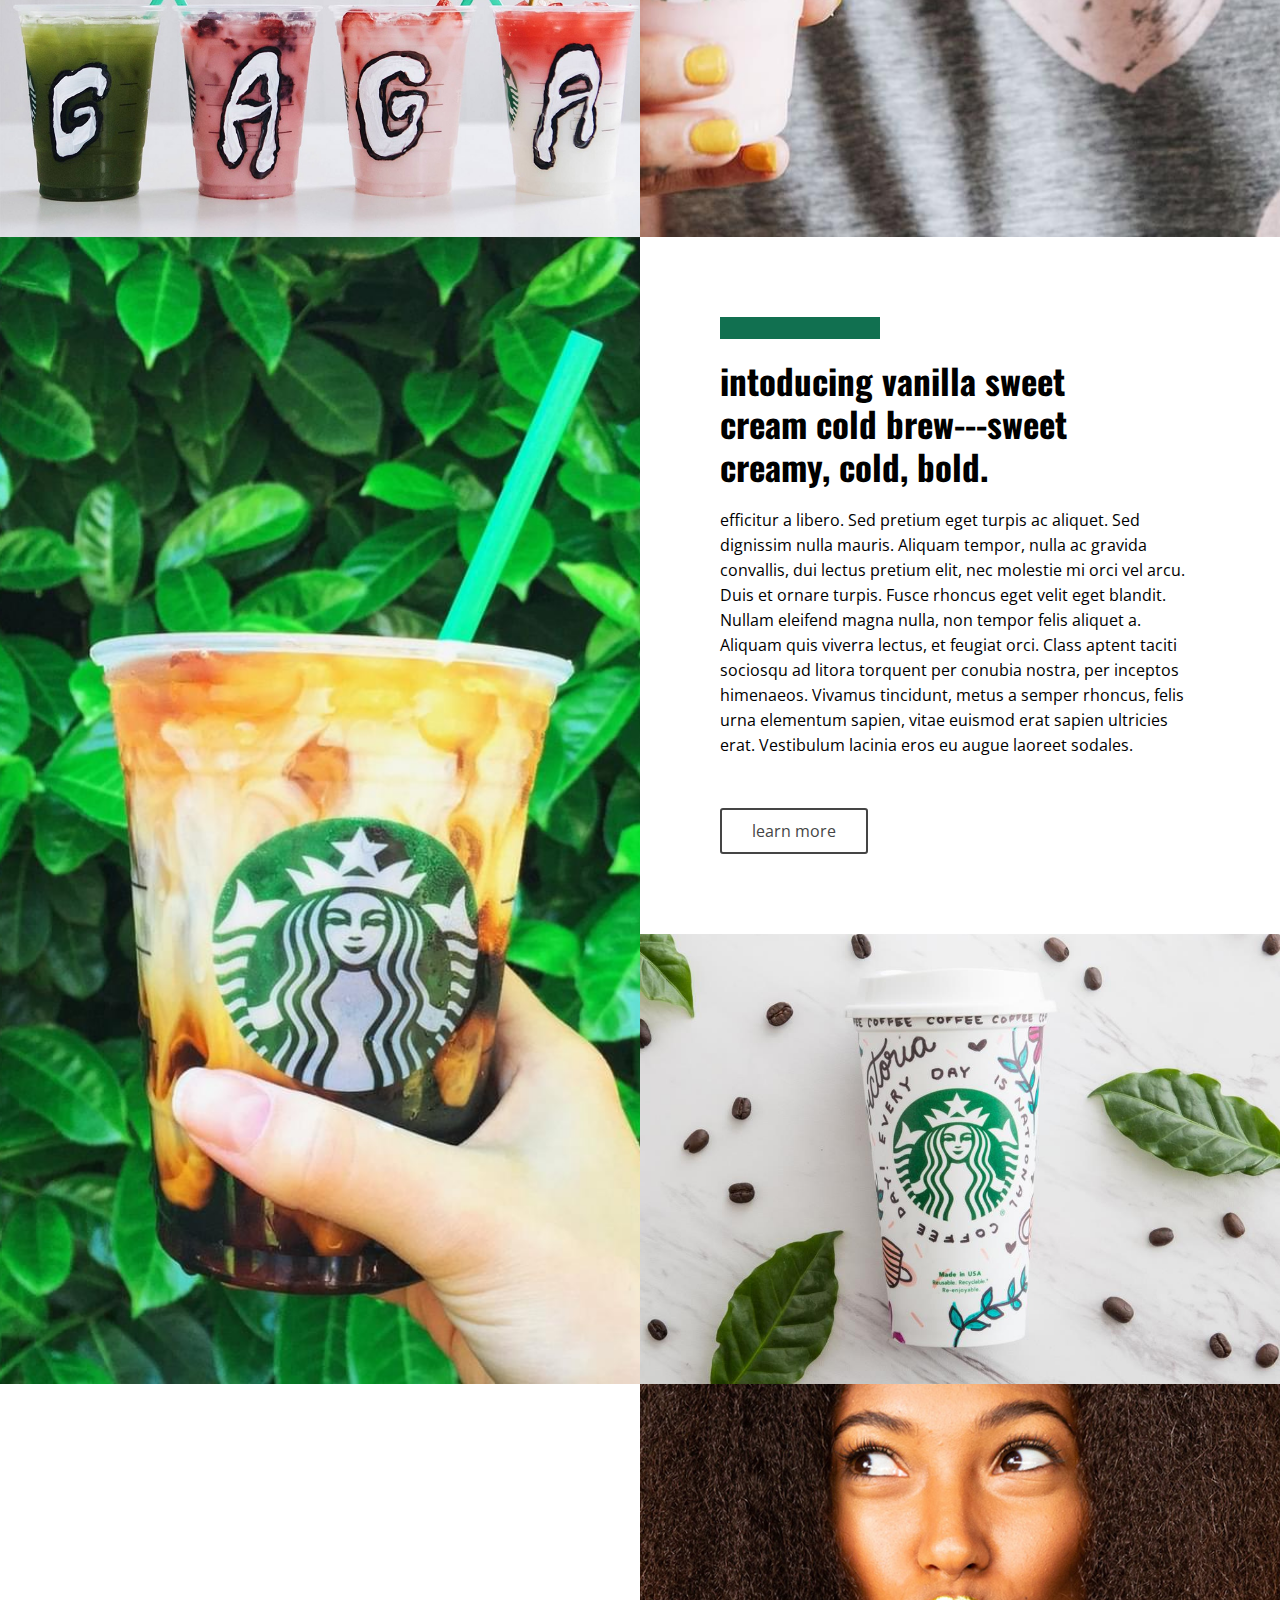
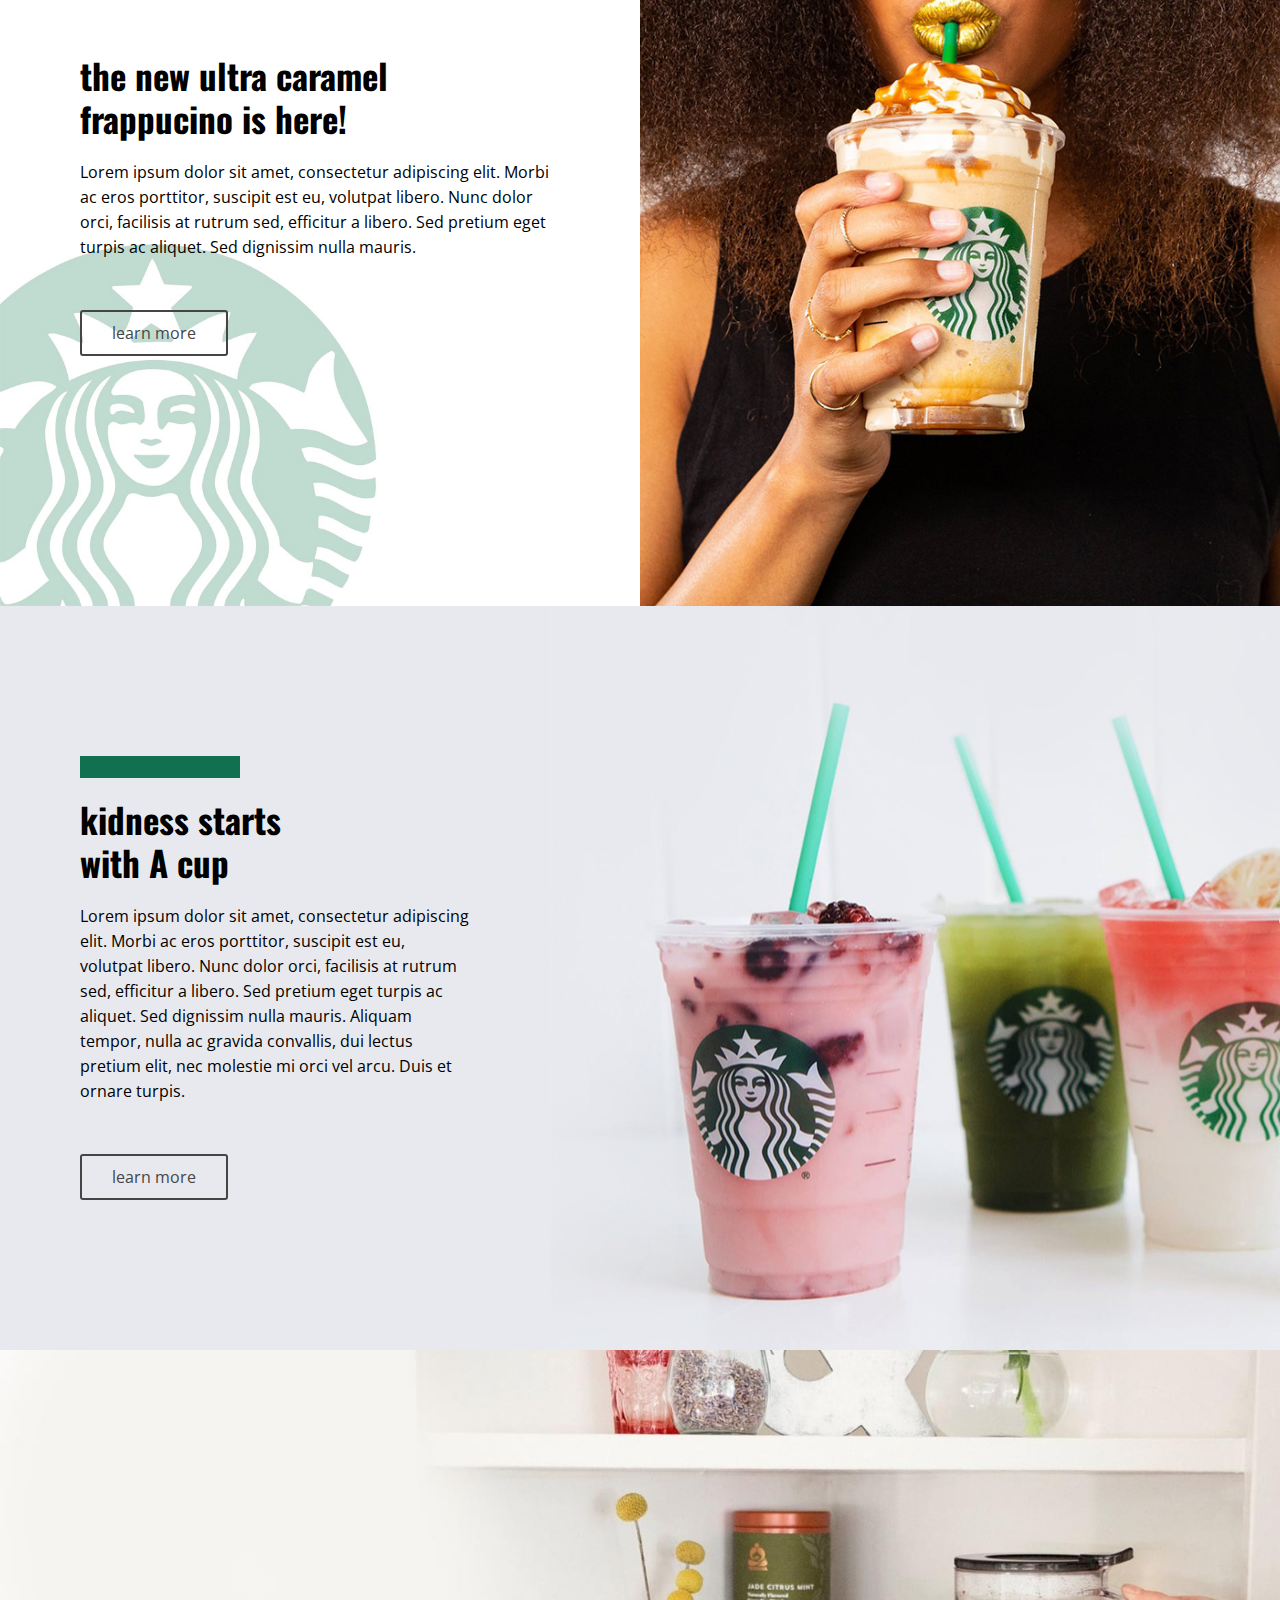
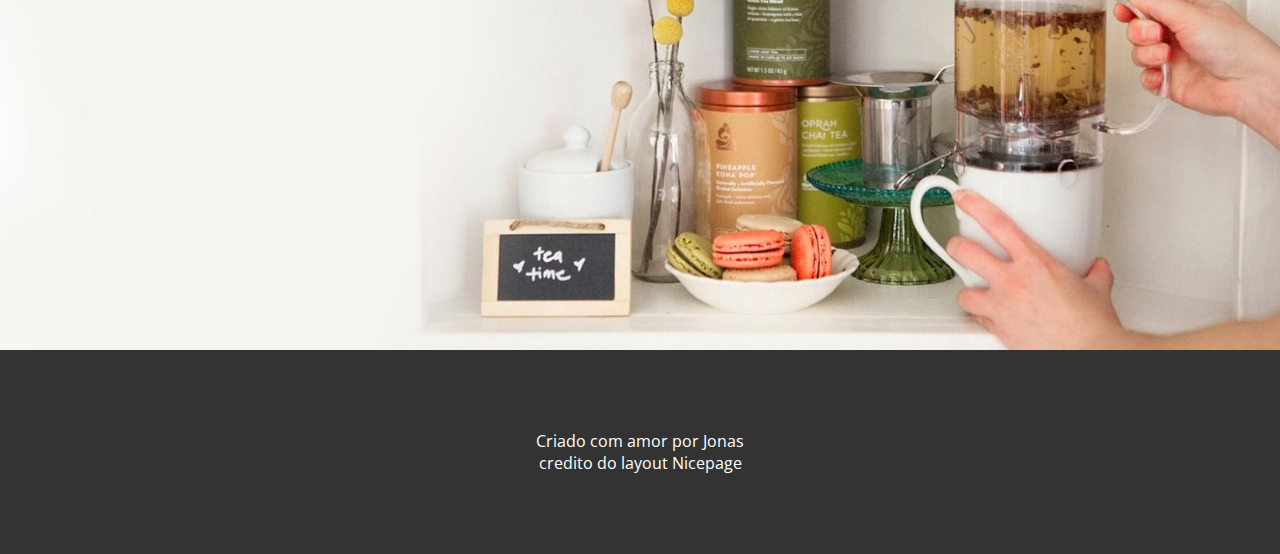
<file: starbucks/index.html>
<!DOCTYPE html>
<html lang="pt-BR">
<head>
    <meta charset="UTF-8">
    <meta name="viewport" content="width=device-width,minimum-scale=1,initial-scale=1">
    <title>starbucks</title>
    <link rel="stylesheet" href="assets/style.css">
</head>
<body>
    <header>
        <div class="line"></div>
        <div class="container header-area">
            <div class="header-left">
                <a href=""><img src="assets/logo.png" alt=""></a>
            </div>
            <div class="header-rigth">
                <div class="header-search">
                    <form >
                        <input type="text" name="search" placeholder="search">
                        <button>
                            <img src="assets/loupe.png" alt="">
                        </button>
                    </form>
                </div>
                <div class="header-menu">
                    <img src="assets/menu.png" alt="">
                </div>
            </div>
        </div>
    </header>
    <section class="banner">
        <div class="container">
            <h1>starbucks® <br> happy hour</h1> <br> <br>
            <span>well meet you in your imbox. Drink deals are on their way.</span>

            <div class="banner-image">
                <img src="assets/c1.jpg" alt="">
                <img src="assets/c2.jpg" alt="">
                <img src="assets/c3.jpg" alt="">
            </div>
        </div>
    </section>
    <section class="area-1">
        <div class="area1-content">
            <div class="bar"></div>
            <h2>four drink, A million <br> reasons</h2>
            <div class="area1-quote"> <em>"just love yourself and youre set" </em>  - lady Gaga</div>
            <div class="area1-text">    efficitur a libero. Sed pretium eget turpis ac aliquet. Sed dignissim nulla mauris. Aliquam tempor, nulla ac gravida convallis, dui lectus pretium elit, nec molestie mi orci vel arcu. Duis et ornare turpis. Fusce rhoncus eget velit eget blandit. Nullam eleifend magna nulla, non tempor felis aliquet a. Aliquam quis viverra lectus, et feugiat orci. Class aptent taciti sociosqu ad litora torquent per conubia nostra, per inceptos himenaeos. Vivamus tincidunt, metus a semper rhoncus, felis urna elementum sapien, vitae euismod erat sapien ultricies erat. Vestibulum lacinia eros eu augue laoreet sodales.</div>

            <a href="" class="button">learn more</a>
        </div>
        <div class="area1-img1"></div>
        <div class="area1-img2"></div>
    </section>
    <section class="area-2">
        <div class="area2-content">
            <div class="bar"></div>
            <h2>intoducing vanilla sweet <br> cream cold brew---sweet <br> creamy, cold, bold.</h2>
            <div class="area2-text">efficitur a libero. Sed pretium eget turpis ac aliquet. Sed dignissim nulla mauris. Aliquam tempor, nulla ac gravida convallis, dui lectus pretium elit, nec molestie mi orci vel arcu. Duis et ornare turpis. Fusce rhoncus eget velit eget blandit. Nullam eleifend magna nulla, non tempor felis aliquet a. Aliquam quis viverra lectus, et feugiat orci. Class aptent taciti sociosqu ad litora torquent per conubia nostra, per inceptos himenaeos. Vivamus tincidunt, metus a semper rhoncus, felis urna elementum sapien, vitae euismod erat sapien ultricies erat. Vestibulum lacinia eros eu augue laoreet sodales.</div>

            <a href="" class="button">learn more</a>
        </div>
        <div class="area2-img1"></div>
        <div class="area2-img2"></div>
    </section>
    <section class="area-3">
        <div class="area3-content">
            <h2>the new ultra caramel <br> frappucino is here!</h2>
            <div class="area3-text">Lorem ipsum dolor sit amet, consectetur adipiscing elit. Morbi ac eros porttitor, suscipit est eu, volutpat libero. Nunc dolor orci, facilisis at rutrum sed, efficitur a libero. Sed pretium eget turpis ac aliquet. Sed dignissim nulla mauris. </div>
            <a href="" class="button">learn more</a>
        </div>

        <div class="area3-img1"></div>
    </section>
    <section class="area-4">
        <div class="area4-content">
            <div class="bar"></div>
            <h2>kidness starts <br> with A cup</h2>
            <div class="area4-text">Lorem ipsum dolor sit amet, consectetur adipiscing elit. Morbi ac eros porttitor, suscipit est eu, volutpat libero. Nunc dolor orci, facilisis at rutrum sed, efficitur a libero. Sed pretium eget turpis ac aliquet. Sed dignissim nulla mauris. Aliquam tempor, nulla ac gravida convallis, dui lectus pretium elit, nec molestie mi orci vel arcu. Duis et ornare turpis.</div>
            <a href="" class="button">learn more</a>
        </div>
        <div class="area4-img1"></div>
    </section>
    <section class="area-5"></section>
    <footer>
       <span> Criado com amor por Jonas <br></span>
        credito do layout Nicepage
    </footer>
</body>
</html>
</file>
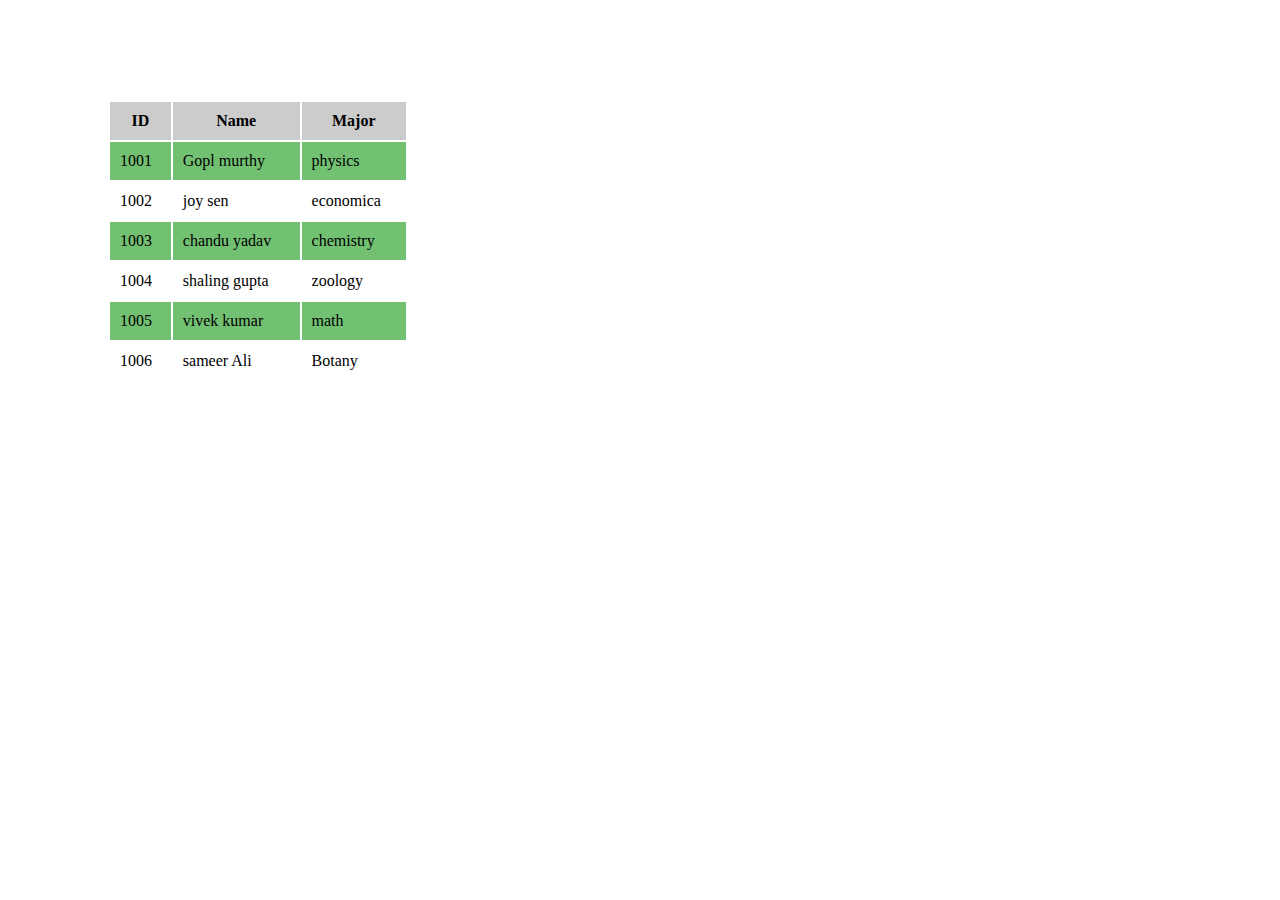
<file: tabelacolorida/index.html>
<!DOCTYPE html>
<html lang="pt-BR">
<head>
    <meta charset="UTF-8">
    <meta name="viewport" content="width=device-width, initial-scale=1.0">
    <link rel="stylesheet" href="estilo.css">
    <title>tabela</title>
</head>
<body>
    
    <table>
        <thead>
            <tr>
                <th>ID</th>
                <th>Name</th>
                <th>Major</th>
            </tr>
        </thead>
        <tbody>
            <tr>
                <td>1001</td>
                <td>Gopl murthy</td>
                <td>physics</td>
            </tr>
            <tr>
                <td>1002</td>
                <td>joy sen</td>
                <td>economica</td>
            </tr>
            <tr>
                <td>1003</td>
                <td>chandu yadav</td>
                <td>chemistry</td>
            </tr>
            <tr>
                <td>1004</td>
                <td>shaling gupta</td>
                <td>zoology</td>
            </tr>
            <tr>
                <td>1005</td>
                <td>vivek kumar</td>
                <td> math</td>
            </tr>
            <tr>
                <td>1006</td>
                <td>sameer Ali</td>
                <td>Botany</td>
            </tr>
           
        </tbody>


    </table>


</body>
</html>
</file>
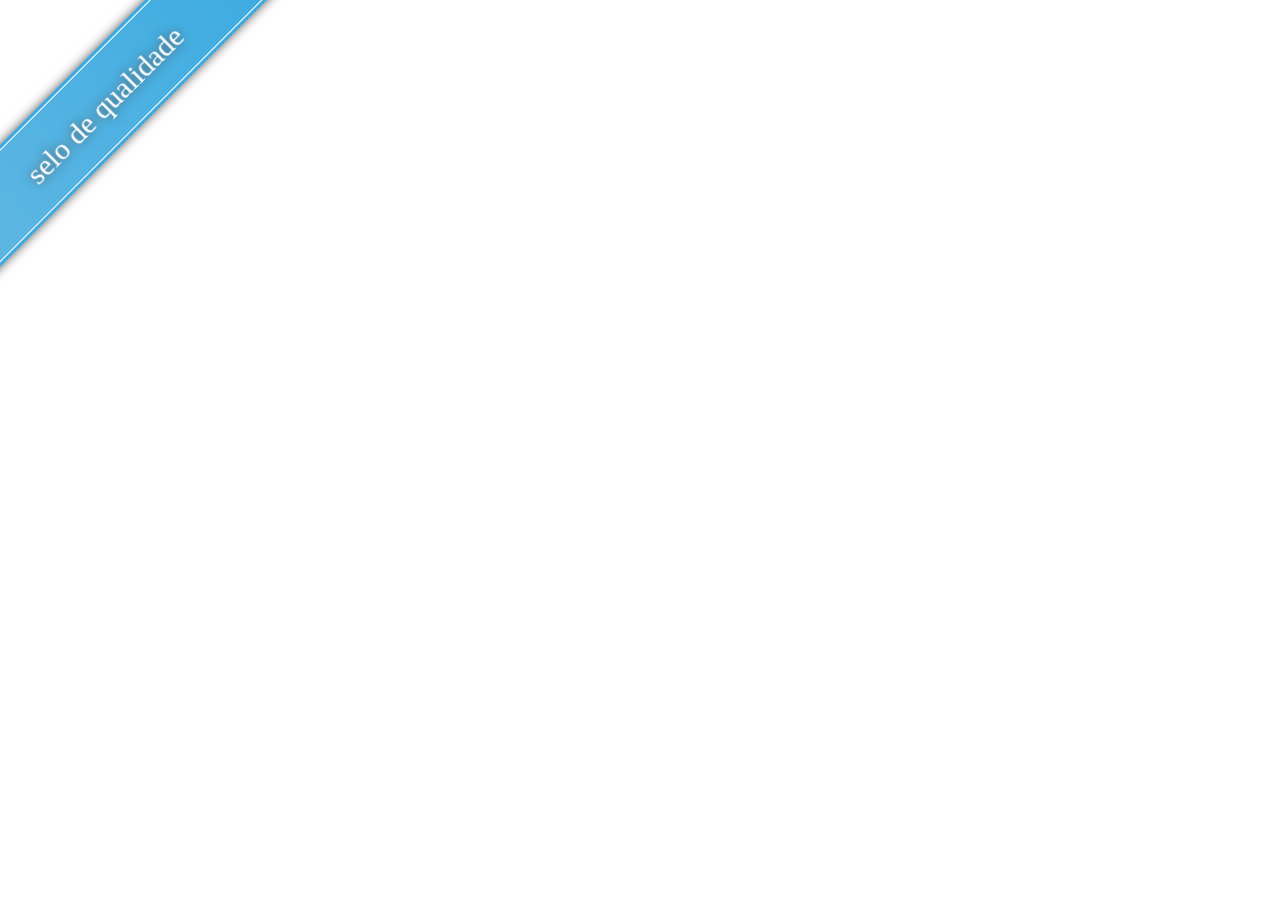
<file: tarjadetela/index.html>
<!DOCTYPE html>
<html lang="pt-BR">
<head>
    <meta charset="UTF-8">
    <meta name="viewport" content="width=device-width, initial-scale=1.0">
    <link rel="stylesheet" href="estilo.css">
    <title>tarja de canto</title>
</head>
<body>
    
    <div class="conteiner">
       <a href="">selo de qualidade</a>
    </div>

</body>
</html>
</file>
<file: awax/assets/css/estilo.css>
@import url('https://fonts.googleapis.com/css2?family=Montserrat:ital,wght@0,300;0,600;0,700;1,400&display=swap');
*{
    margin: 0;
    padding: 0;
    box-sizing: border-box;
}
body{
    font-family: 'Montserrat', sans-serif;
    overflow-x:hidden ;
}
header{
    height: 100px;
    background-color: black;
    color: white;
}
.header{
    max-width: 1140px;
    height:100px ;
    margin: auto;
    display: flex;
    align-items: center;

}
.logo{
    width: 100px;
    
}
.logoimg{
    width: 80px;
    height: 80px;
    background-color: #b28756;
    border-radius: 40px;
   cursor: pointer;
}
.menu{
    flex: 1;
    display: flex;
    justify-content: flex-end;

}
.menu-opner{
    display: none;
}
.menu ul,
.menu li{
    list-style: none;
    
}
.menu ul{
    display: flex;
}
.menu li a{
    color: white;
    text-transform: uppercase;
    font-weight: 600;
    text-decoration: none;
    padding-left: 10px;
    padding-right:10px ;
    display: flex;
    height: 100px;
    align-items: center;
    border-bottom: 5px solid black;
    font-size: 13px;
}
.menu .active a{
    border-bottom: 5px solid #b28756;
}
.menu li a:hover{
    border-bottom: 5px solid #b28756;
    color: #ccc;
}


.banner{
    height:calc(100vh - 100px);
    background-color: #333;
    background-image: url("../icones/bg.jpg");
    background-size: cover;
    background-position: bottom;
    overflow:hidden ;
}
.banner .slider{
    width: 1000vw;
    height: 100%;
    
}
.banner .slide{
    width: 100vw;
    height: 100%;
    display: inline-block;
    background-color: rgba(0, 0, 0, 0.6);

}
.slide-area{
    display: flex;
    height: 100%;
    align-items: center;
    color: white;
    justify-content: center;
    flex-direction: column;
}
.banner h1{
    text-transform: uppercase;
    font-weight: bold;
    font-size: 50px;
}
.banner h1 span{
    color: #b28756;
}
.banner h2{
    text-transform: uppercase;
    margin-top: 10px;
}
.banner a{
    display: block;
    background-color: #b28756;
    color: white;
    text-transform: uppercase;
    font-size: 12px;
    text-decoration: none;
    padding: 10px 30px;
    font-weight: 600;
    margin-top: 25px;
    border-radius: 20px;

}
.banner a:hover{
    color: #ccc;
}
.banner .slider-point{
    width: 100vw;
    height: 20px;
    position: absolute;
    margin-top: -50px;
    display: flex;
    justify-content:center ;
    align-items: center;
    
}
.banner .pointer{
    width: 15px;
    height: 15px;
    border: 2px solid #b28756;
    border-radius: 8px;
    margin-left: 5px;
    margin-right: 5px;
    cursor: pointer;
    
}
.banner .pointer:hover{
    background-color: #b28756;
}
.banner .pointer.active{
    background-color: #b28756;
}





.defaul{
    padding-top: 50px;
    padding-bottom: 50px;
}
.defaul .section-title{
    text-align: center;
    text-transform: uppercase;
    font-size: 20px;
    font-weight: 600;

}
.defaul .section-disc{
    text-align: center;
    text-transform: uppercase;
    font-size:  12px;
    font-weight: 600;
    color: rgb(186, 177, 177);
    margin-top: 10px;
    margin-bottom: 40px;
}
.defaul .section-body{
    margin: auto;
    max-width: 1140px;
    
}
.defaul .light{
    background-color:#ccc;
}
.defaul.light .section-title,
.defaul.light .section-body{
    color: #000;
}
.defaul.Dark{
    background-color: #000;
}
.defaul.Dark .section-title,
.defaul.Dark .section-body{
    color: white;
}
.button{
    display: inline-block;
    background-color: #b28756;
    color: white;
    text-transform: uppercase;
    font-size: 12px;
    text-decoration: none;
    padding: 10px 30px;
    font-weight: 600;
    margin-top: 30px;
    border-radius: 20px;
    
}
.button:hover{
    color: #ccc;
    background-color: #9f794c;
}











/*
css de areas especificas 
*/

.section-aboutus{
    display: flex;

}
.section-aboutus-left{
    flex: 1;
}
.section-aboutus-left p{
    font-size: 12px;
    line-height: 25px;
    font-weight: bold;
}
.section-aboutus-righ{
    width: 520px;
    text-align: center;
    
}
.section-aboutus-righ img{
    width: 380px;
    box-shadow: 0px 5px 10px black;
    
}




.section-service{
    display: flex;
    margin-left: 20px;
    margin-right: 20px;


}
.section-services{
    border-right: 1px solid #ccc;
    flex: 1;
    text-align: center;

}
.section-service:first-child{
    border-left: 1px solid #ccc;
}
.section-services img{
    width: 50px;
}
.section-services h4{
    margin-top: 20px;
    text-transform: uppercase;
    font-size: 14px;
}
.section-services p{
    font-size:10px ;
    color: #ccc;
    margin-top: 10px;
}






.section-projects{
    display: flex;
    flex-direction: column;
    align-items: center;
}
.section-projects-filters{
    border: 1px solid #999;
    background-color: #EEE;
    border-radius: 30px;
    display: inline-block;
    padding: 0px 20px;
   
}
.section-projects-filters li,
.section-projects-filters ul{
    list-style: none;
}
.section-projects-filters li{
    display: inline-block;
    padding: 10px;
    text-transform: uppercase;
    font-size: 13px;
    border-left: 1px solid #ccc;
    color: #555;
    font-weight: 400;
    border-bottom: 3px solid #eee;
    cursor: pointer;
}
.section-projects-filters span li{
    border-bottom: 3px solid #b28756;
}
.section-projects-filters li:hover{
 border-bottom: 3px solid #b28756;
}
.section-projects-filters li:first-child{
    border-left: 0;
}

.section-projects--photos{
    width: 100%;
    max-width: 1140;
    margin-top: 20px;
    
    display: flex;
    flex-wrap: wrap;
    justify-content: center;
}
.section-projects--photo{
   width: 280px;
  
   
}
.section-projects--photoarea{

    margin: 10px;
    width: 260px;
    height: 160px;
}
.section-projects--photoarea img{
    width: inherit;
}
.section-projects--photoinfo{
    position: absolute;
    background-color: rgba(0, 0, 0, 0.5);
    width: inherit;
    height: inherit;
    display: none;
    justify-content: center;
    align-items: center;
    color: #fff;
    flex-direction: column;
    text-transform: uppercase;
}
.section-projects--photoinfo h5{
    font-size: 18px;
    font-weight: 600;
    margin-bottom: 5px;
    
}
.section-projects--photoarea:hover .section-projects--photoinfo{
    display: flex;
    cursor: pointer;
}







.bg-team{
    background-image: url("../icones/bg.jpg");
    background-size: cover;
    background-position: center;
    padding: 0;
}
.team-area{
    background-color: rgba(0, 0, 0, 0.8);
    padding-top: 50px ;
    padding-bottom:50px ;
}
.section-team{
    overflow: hidden;
    max-width: 880px;
    margin: auto;

}
.section-team .slider{
    width: 1000vw;
    height: 100%;
    
}
.section-team .slide{
    width: 280px;
    height: 100%;
    min-height: 300px;
    display: inline-block;
    background-color: white;
    margin-right: 20px;


}
.section-team .slide-area{
    display: flex;
    height: 100%;
    align-items: center;
    color: black;
    justify-content: center;
    flex-direction: column;
    padding: 30px;
}

.team-area .slider-point{
    margin-top: 30px;
    height: 20px;
    display: flex;
    justify-content:center ;
    align-items: center;
}
.team-area .pointer{
    width: 15px;
    height: 15px;
    border: 2px solid #b28756;
    border-radius: 8px;
    margin-left: 5px;
    margin-right: 5px;
    cursor: pointer;
}
.team-area .pointer:hover{
    background-color: #b28756;
}
.team-area .pointer.active{
    background-color: #b28756;
}
.section-team-avatar{
    width: 150px;
    height: auto;
}
.section-team-name{
    text-transform: uppercase;
    font-weight: 600;
    font-size: 17px;
    margin-top: 30px;
}
.section-team-role{
    color: #999;
    font-size: 14px;
    margin-top: 5px;
}
.section-team-social{
    display: flex;
    margin-top: 20px;

}
.section-team-social a {
    display: inline-flex;
    justify-content: center;
    align-items: center;
    width: 20px;
    height: 25px;
    background-color: #ccc;
    border-radius: 13px;
    margin-right: 10px;
}
.section-team-social a:hover{
    background-color: #b28756;
}




.section-clients-name{
    color: #000;
    margin-top: 30px;
    text-transform: uppercase;
    font-weight: 800;
}
.section-clients-role{
    color: #000;
    margin-top: 10px;
    font-weight: 400;
}
.section-clients-aspas{
    display: flex;
    justify-content: center;
    align-items: center;
    margin-top: 40px;
}
.section-clients-text{
    margin-left: 100px;
    margin-right: 100px;
    margin-top: 30px;
    flex: 1;
}
.section-clients-text p{
    font-size: 12px;
    line-height: 25px;
    font-weight: bold;
    color: #999;
}



.clients-area .slider-point{
    margin-top: 60px;
    height: 20px;
    display: flex;
    justify-content:center ;
    align-items: center;
}
.clients-area .pointer{
    width: 15px;
    height: 15px;
    border: 2px solid #b28756;
    border-radius: 8px;
    margin-left: 5px;
    margin-right: 5px;
    cursor: pointer;
}
.clients-area .pointer:hover{
    background-color: #b28756;
}
.clients-area .pointer.active{
    background-color: #b28756;
}



.section-logomarcas{

    height:200px ;
    margin: auto;
    display: flex;
    align-items: center;
    justify-content: center;
    justify-content: space-around;
    background-color: #eee;
    border-top: 1px solid #ccc;
    border-bottom:1px solid #ccc; 
    margin-bottom: 30px;
}
.section-logomarcas img{
    margin-left: 60px;
    
}








.section-price{
    overflow: hidden;
    max-width: 1140px;
    margin: auto;
    display: flex;
    justify-content: space-around;
    height: 400px;
    
}
.section-price .price-area{
    width: 245px ;
    display: flex;
    height: 100%;
    align-items: center;
    color: black;
    flex-direction: column;
    padding: 20px;
    background-color: #eee;
    
}
.price-area{
    width: 200px;   
}
.price-area-name{
    font-weight: 600;
    text-transform: uppercase;
    margin-bottom: 10px;
    font-size: 16px;
}
.section-price p{
    font-size: 10px;
    margin-bottom: 10px;
}
.price-area-infos{
    display: flex;
    flex-direction: column;
    justify-content: center;
    align-items: center;
    font-size: 12px;
    color: rgb(132, 131, 131);
    font-weight: 600;
    
}
.price-area h1{
    font-size: 30px;
}
.button-chose{
    display: inline-block;
    background-color: black;
    color: white;
    text-transform: uppercase;
    font-size: 12px;
    text-decoration: none;
    margin-top: 30px;
    padding: 10px 30px;
    border-radius: 20px;
}
.button-chose:hover{
    background-color: #b28756;
}
.button-chose.style{
    background-color: #b28756;
}

.premium-area{
    width: 100%;
    height: auto;
    background-color: white;
    padding-bottom: 40px;
    padding-top: 30px;
}
.section-premium{
    display: flex;
    justify-content: center;
    justify-items: center; 
    padding: 20px;
    border-bottom: 1px solid #999;
}
.section-premium h1{
    display: flex;
}
.section-premium h1 img{
    margin-right: 30px;
}
.section-premium-img{
    margin-left: 100px;
    margin-right: 100px;
    width: 350px;
}
.section-premium-infos{
    flex: 1;
    max-width:570px ;
    
}
.section-premium-infos p{
    margin-left: 70px;
    margin-top: 10px;
    
    color: #999;
    font-size: 13px;
}
.button-chose.premium{
   display: inline-block;
   margin-top: 50px;
   margin-left: 480px;
   background-color: #b28756;
}
.button-chose.premium:hover{
    color: #ccc;
    background-color: #9f794c;
}


.clients-area .slider-point{
    margin-top: 60px;
    height: 20px;
    display: flex;
    justify-content:center ;
    align-items: center;
}
.clients-area .pointer{
    width: 15px;
    height: 15px;
    border: 2px solid #b28756;
    border-radius: 8px;
    margin-left: 5px;
    margin-right: 5px;
    cursor: pointer;
    
}
.clients-area .pointer:hover{
    background-color: #b28756;
}
.clients-area .pointer.active{
    background-color: #b28756;
}





.section-facts{
    display: flex;
    justify-content: center;
    justify-content: space-around;
    
    
}
.section-facts-infos{
    max-width: 285px;
    flex: 1;
    margin-left: 20px;
    margin-right: 20px;
    

}
.section-facts-infos h1{
     font-size: 46px;
     margin-bottom: 10px;
     color: #b28756;
     text-align: center;
    
}
.section-facts-infos h2{
    font-size: 20px;
    text-transform: uppercase;
    margin-bottom: 20px;
    text-align: center;
}
.section-facts-infos p{
    font-size: 12px;
    text-align: center;
    color: #ccc;
    text-transform: uppercase;
    align-items: center;
    flex: 1;
    
}




.section-redes-list{
    display: flex;
    justify-content: center;
    align-items: center;
    padding: 20px;
    border-bottom: 1px solid #ccc;
    
}
.section-redes-aboutus{
    display: flex;
    align-items: center;
}
.section-redes-aboutus img{
    width: 50px;
    aspect-ratio: 3/2;
    object-fit: contain;
    border-radius: 30px;
}
.section-redes-aboutus h2{
    margin-left: 10px;
    text-transform: uppercase;
    color: #999;
    font-size: 20px;
    
}
.section-redes-links{
    display: flex;
    align-items: center;
    margin-left: 40px;
    
}
.section-redes-list a{
    background-color: #9f794c;
    border-radius: 30px;
    padding: 10px;
}
.section-redes-links img{
    width: 20px;
    aspect-ratio: 3/2;
    object-fit: contain;
    
}
.section-redes-links p{
    font-size: 15PX;
    margin-left: 5px;
    margin-right: 40px;
}




.section-formulario{
    display: flex;
    flex-direction: column;
    justify-content: center;
    align-items: center;
}
.section-formulario-firt{
    padding: 10px;
    margin-bottom: 20px;
}
.section-formulario-firt input{
    width: 350px;
    padding: 10px;
    border: none;
    border-bottom: 1px solid #999;
    text-transform: uppercase;
}
.section-formulario-second{
    display: flex;
    flex-direction: column;
    width: 700px;
    
}
.section-formulario-second input{
    text-transform: uppercase;
    padding: 10px;
    border: none;
    border-bottom: 1px solid #999;
}
.section-formulario-subjetive-item{
    margin-bottom: 50px;
}



.section-mapa{
    width: 100%;
    height: 420px;
    background-image: url('../icones/mapa.jpg');
    background-size: cover;
    background-position: center;
    padding-top: 40px;
    padding-left: 150px;
    
}
.section-area-mapa{
    padding-top: 30px;
    width: 590px;
    height: 350px;
    background-color: white;
}
.section-mapa-infos{
    padding-left: 50px;
    padding-right: 50px;
}
.section-infos-dados{
    display: flex;
    align-items: center;
    margin-top: 30px;
}
.section-infos-img{
    background-color: #999;
    display: inline-flex;
    border-radius: 20px;
    padding: 5px;
    margin-right: 20px;
}
.section-infos-dados img{
    
    width: 20px;
    aspect-ratio: 3/2;
    object-fit: contain;
}
.section-infos-dados{
    font-size: 12px;
    text-transform: uppercase;
    
}




footer{
    background-color: #000;
    height: 250px;

}
.footer-area{
    display: flex;
    justify-content: center;
    padding-top: 30px;
    max-width: 1140px;
    height: 200px;
    margin: auto;
}
.footer-redes{
    max-width: 380px;
    margin-right: 150px;
}
.footer-redes img{
    width: 20px;
    aspect-ratio: 3/2;
    object-fit: contain;
    
}
.footer-redes a{
    display: inline-block;
    margin-left: 10px;
    background-color: #555;
    padding: 5px;
    border-radius: 30px;
    
}
.footer-redes a:hover{
    background-color: #b28756;
}
.footer-infos{
    max-width: 380px;
    color: #999;
    font-size: 17px;

}
.footer-subscribe{
    max-width: 380px;
    width: 360px;
    height: 200px;
    margin-left: 30px;
    background-color: #555;
}
.footer-subscribe-infos{
    padding: 30px;
    display: flex;
    flex-direction: column;
    align-items: center;
}
.footer-subscribe-infos input{
    padding: 20px;
    font-size: 16px;
    text-align: center;
    background-color: #555;
    border: none;
    border-bottom: 1px solid #fff;
    
}
.footer-subscribe-infos input::placeholder{
    color: #999;
    text-transform: uppercase;
}
.button.footer{
    width: 70%;
    display: inline-block;
    background-color: #b28756;
    color: white;
    text-transform: uppercase;
    font-size: 13px;
    text-decoration: none;
    margin-top: 30px;
    padding: 20px 30px;
    border-radius: 20px;
    text-align: center;
}
.button.footer:hover{
    background-color: #9f794c;
}



@media (max-width:499px){

    .menu-opner{
        display: block;
        width: 45px;
        margin-right: 30px;

    }
    .logo{
        margin-left: 30px;
    }
    nav{
        display: none;
        position: absolute;
        z-index: 99;
        background-color: rgba(0,0,0, 0.9);
        width: 80%;
        height: calc(100vh - 100px);
        top: 100px;
        right: 0;
    }
    .menu ul{
        flex-direction: column;
    }
    .menu li a {
        font-weight: bold;
        height: 80px;
        font-size: 27px;
        margin-left: 30px;
        border: 0;
    }

    .menu li.active a{
        border: 0;
        color: #b28756;
    }
    .banner h1{
        font-size: 30px;
    }
    .banner h2{
        font-size: 18px;
    }
    .button{
        margin-left: 100px;
    }
    .section-formulario-firt{
        flex-direction: column;
    }
    .section-formulario-firt input{
        width: auto;
        margin-top: 20px;

    }
    .section-formulario-firt input{
        max-width: 450px;
    }
    .section-aboutus{
        flex-direction: column;
    }
    .section-aboutus-left{
        margin-left: 30px;
        margin-right: 30px;
        margin-bottom: 30px;
    }
    .section-aboutus-righ{
        width: auto;
    }
    .section-service{
        flex-wrap: wrap;
    }
    .section-services{
        margin-bottom: 30px;
        min-width: 100%;
        border: 0;
    }
    .section-projects-filters{
        margin-left: 30px;
        margin-right: 30px;
    }
    .section-projects--photo{
        width: 320px;
        margin-top: 10px;
    }
    .section-projects--photoarea{
        width: 300px;
        height: 190px;
        
    }
    .section-service:first-child{
        border: 0;
    }
    .section-team{
        max-width: 280px;
    }
    
    .button-chose.premium{
        margin-left:0 ;
        margin-left: 120px;
    }
    .section-premium{
        flex-direction: column;
    }
    .section-premium-img{
        
        width: 200px;
        height: 200px;
        margin-left: 80px;
        margin-bottom: 30px;
        margin-right: 0

    }
    .section-logomarcas{
        width: 400px;
        
    }
    .section-logomarcas img{
        margin-left: 10px;
        padding: 20px;
        width: 120px;
        justify-content: space-between;
    }
    .section-price{
        margin-left: 80px;
        height: 100%;
        flex-direction: column;
       
    }
    .price-area {
        flex-direction: column;
        margin-top: 20px;
    }
   
   .section-facts{
    flex-direction: column;
    margin-left: 50px;
     }
   
   .section-redes-links{
    flex-direction: column;
    margin-top: 20px;
    padding: 0;
    }
   .section-redes-links p{
    margin-left: 34px;
     }
   .section-formulario-second{
    width: 400px;
    }
   .section-mapa{
    padding-left: 0;
    }
   .section-area-mapa{
    width: 400px;
     }
   .section-infos-dados{
    font-size: 14px;
    }
    footer{
    height: 500px;
    
    }
   .footer-area{
    flex-direction: column;
    }
    .footer-area{
        height: auto;
    }
    .footer-redes{
    margin-right: 0;
    display: flex;
    margin-left: 50px;

    }
    .footer-redes a{
    
    margin-right: 20px;
    margin-top: 10px;
    }
    .footer-infos{
    text-align: center;
    margin-top: 20px;
    margin-bottom: 30px;
    margin-left: 10px;
    }  
    .button.footer{
    margin-left: 0;
    }
    }
    
@media (min-width:500px) and (max-width:840px){

    .menu-opner{
        display: block;
        width: 45px;
        margin-right: 30px;

    }
    .logo{
        margin-left: 30px;
    }
    nav{
        display: none;
        position: absolute;
        z-index: 99;
        background-color: rgba(0,0,0, 0.9);
        width: 80%;
        height: calc(100vh - 100px);
        top: 100px;
        right: 0;
    }
    .menu ul{
        flex-direction: column;
    }
    .menu li a {
        font-weight: bold;
        height: 80px;
        font-size: 27px;
        margin-left: 30px;
        border: 0;
    }

    .menu li.active a{
        border: 0;
        color: #b28756;
    }


    .section-aboutus{
        flex-direction: column;
    }
    .section-aboutus-left{
        margin-left: 30px;
        margin-right: 30px;
        margin-bottom: 30px;
    }
    .section-aboutus-righ{
        width: auto;
    }
    .section-service{
        flex-wrap: wrap;
    }
    .section-services{
        margin-bottom: 30px;
        min-width: 50%;
        border: 0;
    }
    .section-service:first-child{
        border: 0;
    }
    .section-team{
        max-width: 580px;
    }
    .button-chose.premium{
        margin-left:0 ;
        margin-left: 300px;
    }
    .section-premium-img{
        margin-left: 0;
        margin-right: 0
    }
    .section-logomarcas img{
        margin-left: 0;
        padding: 20px;
        width: 120px;
    }
   .footer-redes{
    margin-right: 0;
    
    display: flex;
    flex-direction: column;
    
   }
   .footer-redes a{
    margin-right: 20px;
    margin-top: 10px;
   }
   
}
</file>
<file: botão/estilo.css>
body{
    margin: 20px;
}
.botão{
    margin-left: 600px;
    width: 190px;
    height: 50px;
    font-size: 40px;
    display:inline-block;
    text-align: center;
    background-color: blue;
    padding: 20px;
    color: white;
    text-decoration: none;
    border-radius: 20px;
}
.botão:hover{
    background-color: rgb(65, 65, 227);
}
</file>
<file: cadastroindex/designe.css>
@import url('https://fonts.googleapis.com/css2?family=Inter:wght@200;300;400;600&display=swap');

*{
    padding: 0;
    margin: 0;
    text-decoration: none;
    box-sizing: border-box;
    font-family: 'Inter', sans-serif
}

body{
    width: 100%;
    height: 100vh;
    display: flex;
    justify-content: center;
    align-items: center;
    background-color:#0c0ce94d;

}
.conteiner{
    width: 90%;
    height: 94vh;
    display: flex;
    box-shadow: 5px 5px 10px rgb(0,0,0.212);
}
.conteiner img{
    width: 31rem;
}
.form-img{
   width: 50%;
   display: flex;
   justify-content: center;
   align-items: center;
   background-color: #fde3a7d7;
   padding: 1rem;
}
.form{
    width: 50%;
    display: flex;
    justify-content: center;
    align-items: center;
    flex-direction: column;
    background-color:#FEFCF3;
    padding: 1rem;
}
.form-name{
    font-size: 25px;
    padding: 10px;
    display: flex;
    margin-right: 17rem;
    
}
.dados{
    width: 100%;  
    background-color: #EDEDED;
    border: none;
    margin-bottom: 15px;
}
.dados legend{
    font-size: 20px;
    border: 1px solid #EDEDED;
    padding: 10px;
    background-color: #EDEDED;
    border: none;
   
}
.form-conteiner-1{
    padding: 10px;
}
select{
    padding: 8px;
    width: 100%;
    background-color: white;
    border: none;
    border-radius: 10px;
}
select:hover{
    background-color:#bcbcbc;
}
input{
    padding: 8px;
    width: 100%; 
    border: none;
    background-color:white;
    border-radius: 10px;
}
input:hover{
    background-color:#bcbcbc ;
}
h6{
    font-size: 15px;
    margin-top: 10px;
}
.gener-grup{
    display: flex;
    justify-content: space-between;
    margin-top: 10px;
    margin-bottom: 10px;
    justify-items: center;
    font-size: 13px;
    margin-right: 5px;
}
.gener-grup:hover{
    background-color:D8D9CF ;
}
button{
    padding: 10px;
    width: 100%;
    background-color: #ccc;
    border: none;

}
button:hover{
   
    background-color: #D8D9CF;
}
</file>
<file: googleclone/google.css>
@import url('https://fonts.googleapis.com/css2?family=Roboto&display=swap');
*{
    margin: 0;
    padding: 0;
}
body{
    background-color: #2a2829;
}
.cabecalho{
    width: 100%;
    height: 50px;
}
.home-page{
    display: flex;
    justify-items: center;
    justify-content: right;
    padding: 10px;
}
.img-perfil{
    margin-top: 5px;
    border-radius: 50%;
    margin-left: 20px;
}
.home-page button{
    width: 40px;
    height: 40px;
    font-size: 14px;
    border: none;
    background-color: #2a2829;
    border-radius: 50%;
}
.main-section{
    display: flex;
    flex-direction: column;
    justify-items: center;
    margin-top: 40px;
}
.main-position{
    display: flex;
    justify-content: center;
    
}
.img-loguinho{
    width: 50px;
    height: 50px;
}
.img-loguinho:hover{
    background-color: #171717;
}
.home-page a{
    margin-top: 10px;
    padding:5px;
    margin-right: 10px;
    text-decoration: none;
    color: white;
    font-size: 12px;
    font-family: 'Roboto', sans-serif;
}
.home-page a:hover{
    text-decoration: underline;
}
.main-pesquisa{
    display: flex;
    justify-content: space-between;
    padding: 10px;
    margin-top: 40px;
    border:solid 1px white;
    border-radius:30px;
    width:500px;
}

.main-pesquisa input{
    width: 300px;
    border: none;
    border-radius: 20px;
}
.logo-google{
    margin-top: 10px;
    margin-left: 90px;
}
#camera{
    
}
#microfone{
    
}
#txtbusca{
    float:left;
    font-style:italic;
    font-size:14px;
    border:none;
    margin-left: 5px;
}
input{
    background-color:#2a2829;
    border: none;
}
input[type=text]{
    float:left;
    font-style:italic;
    font-size:15px;
    border:none;
    
}
.main-button{
    display: flex;
    justify-content: center;
    margin-top: 40px;
    
}
.button-custon{
    padding: 13px;
    margin-left: 10px;
    background-color: #4a4a4a;
    border: none;
}
.button-custon:hover{
    border-color: white;
}
.main-button a{
    color: white;
    text-decoration: none;
}
.footer-main{
    margin-top: 200px;
    width: 100%;
    height: 108px;
    background-color:#171717;
}
.footer-brasil{
    color: gray;
    font-size: 17px;
    padding: 16px;
    border-bottom: 1px solid gray;
}
.footer-brasil p{
    margin-left: 20px;
}
.footer-area-secudaria{
    display: flex;
    justify-content: space-between;
}
.footer-infos{
    padding: 16px;
}
.footer-area-secudaria a{
    font-size: 17px;
    color: gray;
    text-decoration: none;
    margin-left: 20px;
}
.footer-area-secudaria a:hover{
    text-decoration:underline;
}
</file>
<file: ladingpage/estilolading.css>
*{
    margin: 0;
    text-decoration: none;
    
    color: white;
    
}
body{
    width: 100%;
    height: 90vh;
    background-color: black;
}   
.cabecalho, a{
    display: flex;
    justify-content: center;
    justify-content: space-between;
    padding: 10px;
    background-color: gray;
}
.logo-compra{
    display: flex;
    align-items: center;
}
.logo-compra img{
    padding: 10px;
    width: 30px;
    height: 30px;
    aspect-ratio: 3/2;
    object-fit: contain;
    mix-blend-mode: color-burn;

}
a:hover{
    background-color: black;
    border-radius: 10px;
    padding: 10px;
}
.homepage{
    display: flex;
    justify-content:space-between;
    position: relative;
    width: 560px;
    height: 70px;
    
    border-radius: 8px;
    font-size: 0;
}
.homepage, a{
    line-height: 30px;
    height: 90%;
    font-size: 12px;
    display: flex;
    position: relative;
    text-decoration: none;
    text-transform: uppercase;
    text-align: center;
    color: white;
    
}
.main-page{

    display: flex;
    align-items: center;
    flex-direction: row;
    justify-content: space-around;
}
.image-main{
    width: 50%;
    height: 50vh;
    display: flex;
   margin-left: 200px;
}
img{
    width: 500px;
    height: 400px;
}
.text-main{
    width: 50%;
    height: 50vh;
    margin-top: 200px;
    font-size: 30px;
}
button{
    background-color: gray;
    padding: 10px;
    width: 300px;
    height: 60px;
    border-radius: 20px;
    margin-top: 20px;
    color: black;
    font-size: 15px;
}
button:hover{
    background-color:white ;
    
}
</file>
<file: one_page_bootstrap/css/style.css>
.filme {
    border: 2px solid #ccc;
    padding: 10px;
    background-color: #eee;
    text-align: center;
}
.filme img{
    margin: 10px;
    margin-bottom: 10px;
}
</file>
<file: one_page_bootstrap/css/telacss.css>
.row .co{
    background-color: #ddd;
    border: 1px solid #ccc;
    height: 50px;
}
.row{
    background-color: #fff999;
    padding: 10px;
    height: 500px;
}
.teste{
    width: 300px;
    height: 300px;
    border: 1px solid black;
}
</file>
<file: starbucks/assets/style.css>
@import url('https://fonts.googleapis.com/css2?family=Open+Sans:ital@0;1&family=Oswald:wght@400;700&display=swap');

*{
    margin: 0;
    padding: 0;
}

body{
    font-family: 'Open Sans', sans-serif;
}
.button{
    border: 2px solid #454545;
    display: inline-block;
    padding: 10px 30px;
    border-radius: 3px;
    color: #454545;
    text-decoration: none;


}
.button:hover{
    color: #fff;
    background-color: #454545;
}
header .line{
    background-color: #117050;
    height: 10px;
}
.container{
    max-width: 1140px;
    margin: auto;
    
}
.bar{
    background-color: #117050;
    width: 160px;
    height: 22px;
}
h1{
    font-size: 90px;
    font-weight: bold;
    font-family: "oswald","sans-serif";
    line-height: 90px;
    margin: 0;
    
}
h2{
    font-size: 35px;
    font-weight: bold;
    font-family: "oswald","sans-serif";
    line-height: 43px;
    margin: 20px 0;

}
.header-area{
    display: flex;
    justify-content: space-between;
    align-items: center;
    height: 100px;
}
.header-rigth{
    display: flex;
    align-items: center;
    cursor: pointer;
}
.header-left img{
    height: 64px;
    width: 64px;
}
.header-search form{
    display: flex;
    flex-direction: row;
}
.header-search input{
    font-size: 16px;
    padding: 12px 13px;
    border: 1px solid #999;
    outline: 0;
    width: 100%;
    max-width: 250px;

}
.header-search button{
    border: 0;
    background-color:transparent;
    margin-left: -30px;
    cursor: pointer;

}
.header-search button img{
    width: 16px;
    height: 16px;
}
.header-menu{
    margin-left: 60px;

}
.header-menu img{
    width: 24px;
    height: 24px;
}
.banner{
    background-image: url("../assets/bg.jpg");
    background-position: center;
    background-size: cover;
    padding-top: 100px;
    padding-bottom: 100px;
    margin: 0;
    
}
.banner-image{
    margin-top: 60px;
}
.banner-image img{
    width: 148px;
    height: 148px;
    border: 6px solid #117050;
    border-radius: 50%;margin-right: 40px;
    
}
.area-1{
    display: grid;
    grid-template-columns: repeat(2, 1fr);
}
.area1-text{
    margin-bottom: 50px;
    line-height: 25px;
}
.area1-content{
    padding: 80px;
}
.area1-quote{
    margin-bottom: 30px;
}
.area1-img1{
    background-color: green;
    background-image: url("../assets/f2.jpg");
    background-position: center;
    background-size: cover;
    height: 350px;

}
.area1-img2{
    background-image: url("../assets/f1.jpg");
    background-position: center;
    background-size: cover;
    background-color: aqua;
    grid-column: 2 / 3;
    grid-row: 1 / 3;
}
.area-2{
    display: grid;
    grid-template-columns: repeat(2, 1fr);
}
.area2-text{
    margin-bottom: 50px;
    line-height: 25px;
}
.area2-content{
    padding: 80px;
}

.area2-img1{
    background-color: green;
    background-image: url("../assets/f4.jpg");
    background-position: center;
    background-size: cover;
    height: 450px;

}
.area2-img2{
    background-image: url("../assets/f3.jpg");
    background-position: center;
    background-size: cover;
    background-color: aqua;
    grid-column: 1 / 2;
    grid-row: 1 / 3;
}

.area-3{
    display: grid;
    grid-template-columns: repeat(2, 1fr);
}
.area3-text{
    margin-bottom: 50px;
    line-height: 25px;
}
.area3-content{
    padding: 250px 80px;
    background-color: green;
    background-image: url("../assets/bg2.jpg");
    background-position: left;
    background-size: cover;

}

.area3-img1{
    background-color: green;
    background-image: url("../assets/f5.jpg");
    background-position: center;
    background-size: cover;

}
.area-4{
    display: grid;
    grid-template-columns: 550px 1fr;
    background-color: #e8e9ee;
}
.area4-content{
    padding: 150px 80px;

}
.area4-text{
    margin-bottom: 50px;
    line-height: 25px;
}
.area4-img1{
    background-image: url("../assets/bg3.jpg");
    background-position: left ;
    
}
.area-5{
    background-image: url("../assets/bg4.jpg");
    background-position: center;
    background-size: cover;
    height: 600px;
}
footer{
    background-color: #333;
    color: #fff;
    text-align: center;
    padding: 80px;
}

@media (min-width:769px) and (max-width: 1140px){
    .container{
        padding-left: 20px;
        padding-right: 20px;
    }
}
@media (max-width:768px) {
    .container{
        padding-left: 20px;
        padding-right: 20px;
    }
    .area-1{
        grid-template-columns: 2fr 1fr;
    }
    .area-2{
        grid-template-columns: 3fr 2fr;
    }
    .area-3{
        grid-template-columns: 3fr 2fr;
    }
    .area-5{
        background-position: right;
    }
}
@media (max-width:425px) {
    .container{
        padding-left: 20px;
        padding-right: 20px;
    }
    .header-search input{
        max-width: 80px;
    }
    .header-menu{
        margin-left: 25px;
    }
    h1{
        font-size: 50px;
        line-height: 50px;
    }
    h2{
        font-size: 25px;
        line-height: 30px;
    }
    .banner-image img{
        width: 60px;
        height: 60px;
        border: 2px solid #117050;
        border-radius: 50%;
        margin-right: 10px;
        
    }
    .area-1{
        grid-template-columns: 1fr;
    }
    .area1-content{
        padding: 40px;
    }
    .area1-img1{
        height: 200px;
    }
    .area-2{
        grid-template-columns: 1fr;
    }
    .area2-content{
        padding: 40px;
    }
    .area-3{
        grid-template-columns: 1fr;
    }
    .area3-content{
        padding: 40px;
    }
    .area-4{
        grid-template-columns: 1fr;
        
    }
    .area4-content{
        padding: 60px 60px;
    }
    .area-5{
        height: 200px;
    }
    footer{
        padding: 40px;
        color: #999;
        font-size: 12px;
        
    }
}
</file>
<file: tabelacolorida/estilo.css>
table{
    width: 300px;
    border: 0;
    margin: 100px;
}
tbody, td, th{
    border: 0px solid black;
    padding: 10px;
}
thead{
    background-color: #ccc;
}
tbody tr:nth-child(even){
    background-color:white;
}
tbody tr:nth-child(odd){
    background-color: rgb(114, 193, 114);
}
</file>
<file: tarjadetela/estilo.css>
.conteiner{
    width: 500px;
    height: 80px;
    background-color: #39aae1;
    border: 3px solid #39aae1;
    background: linear-gradient(90deg,#63b8e2,#39aae1);
    box-shadow: 0px 0px 10px #555;
    position: fixed;
    left: -150px;
    top: 60px;
    text-align: center;
    transform: rotate(-45deg);
}
a{
    display: block;
    box-sizing: border-box;
    width: 500px;
    height: 80px;
    text-decoration: none;
    border: 1px solid #fff;
    font-size: 30px;
    color: #fff;
    text-shadow: 0px 0px 10px #555;
    padding: 25px;
}
</file>
